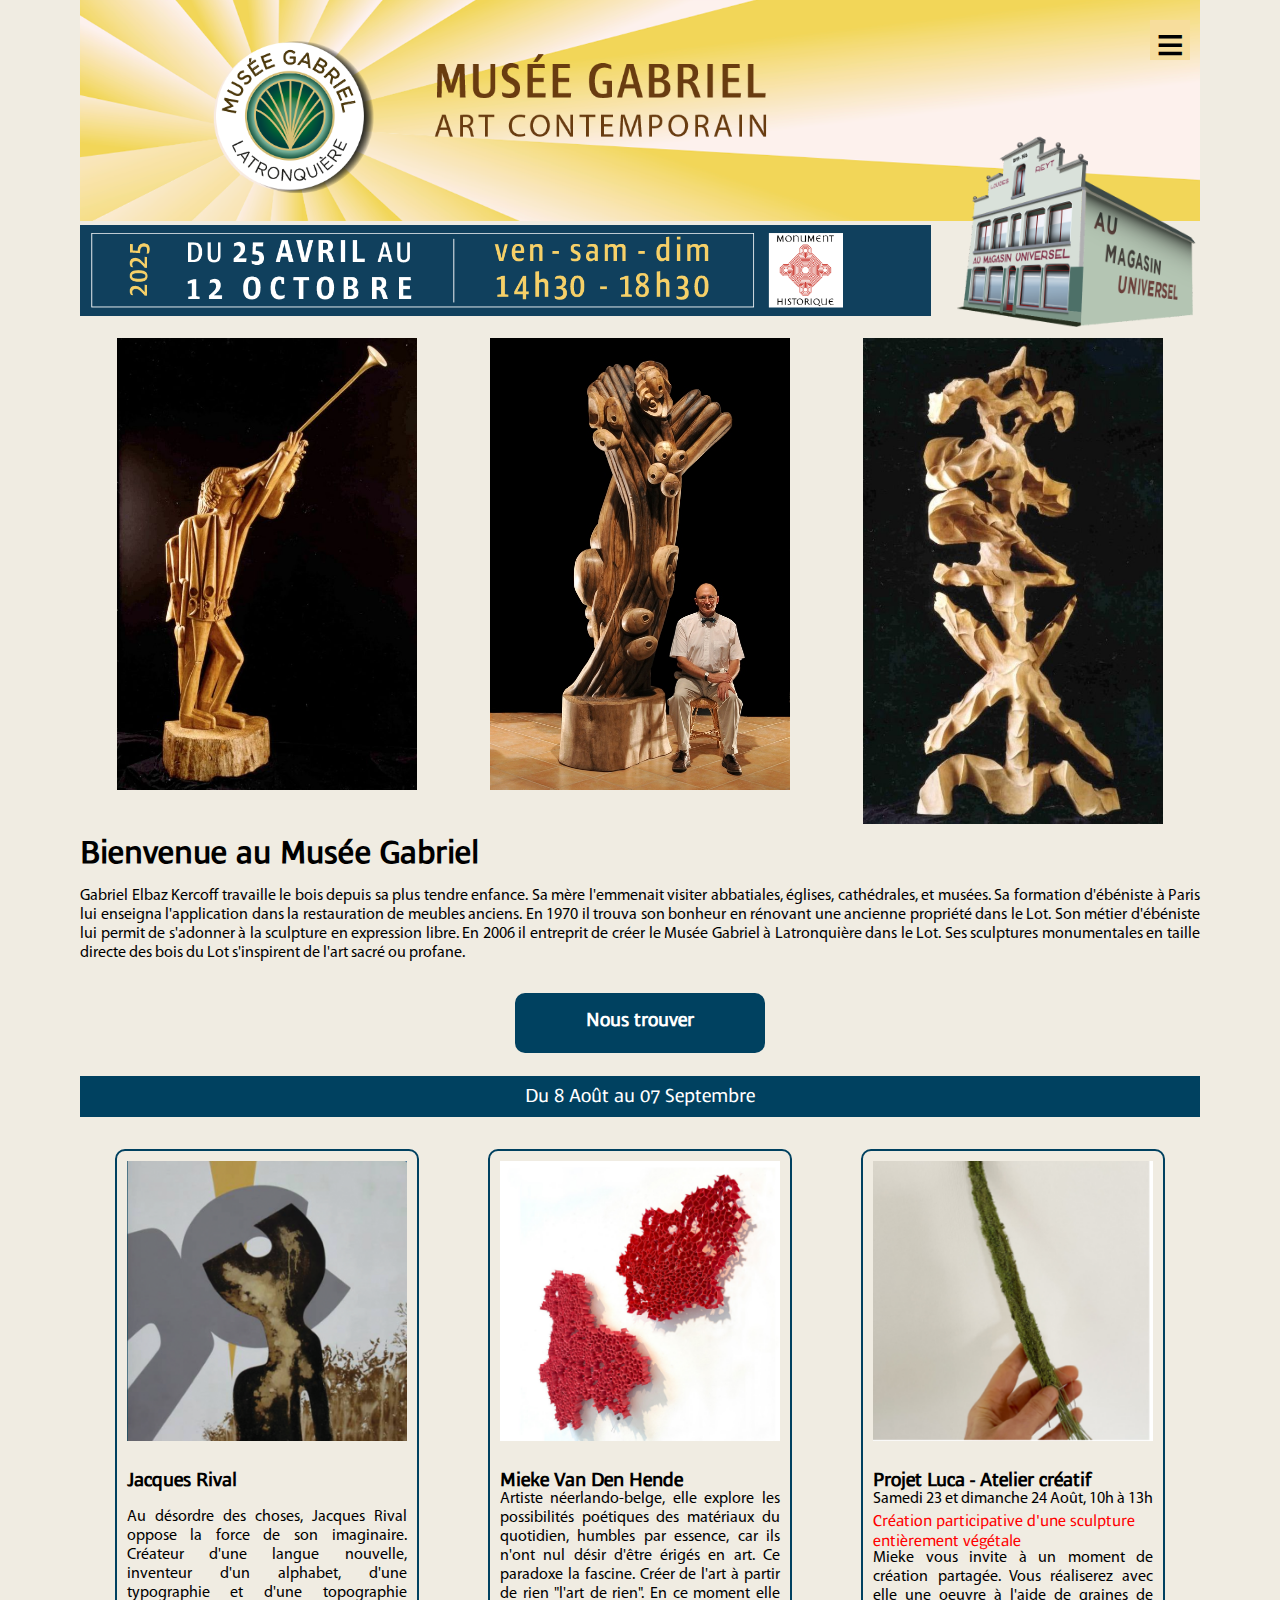
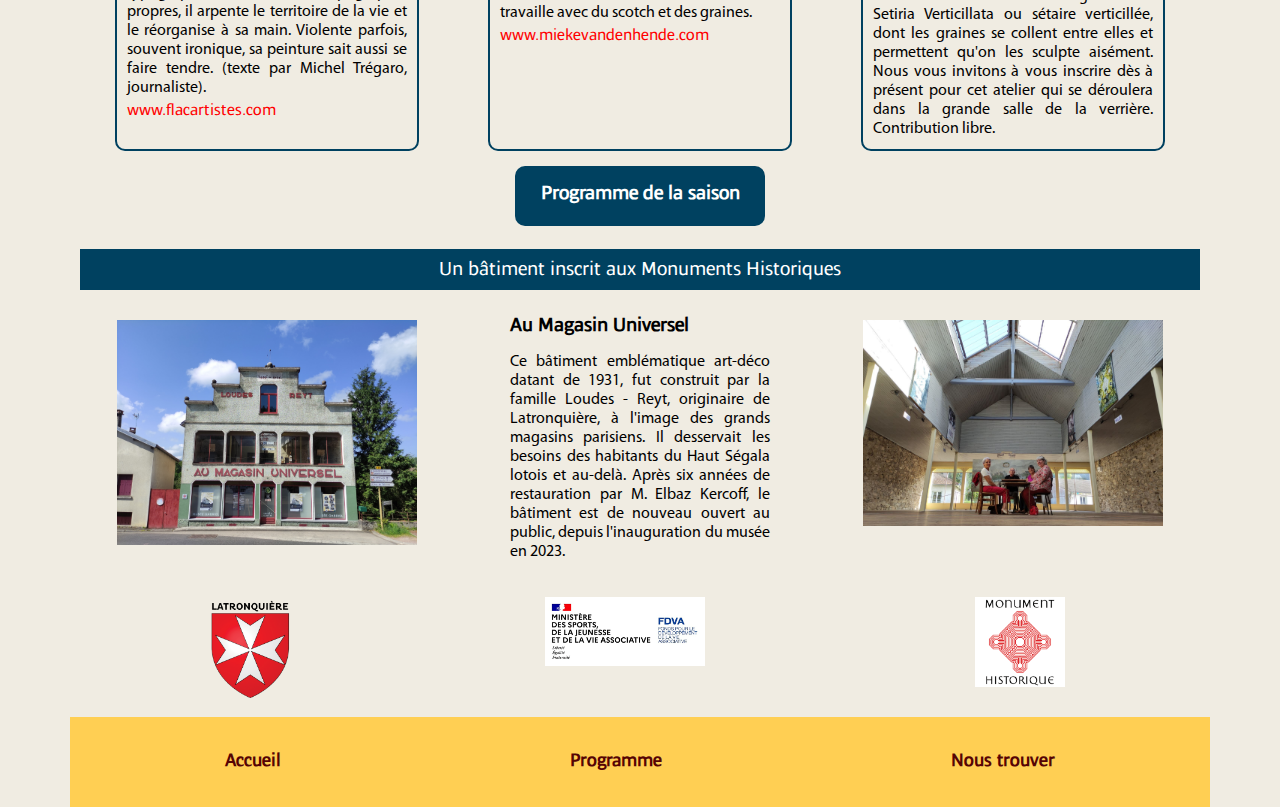
<file: index.html>
<!DOCTYPE html>
<html lang="fr">
<head>
    <meta charset="UTF-8">
    <meta name="viewport" content="width=device-width, initial-scale=1.0">
    <title>Accueil</title>
    <link href="style.css" rel="stylesheet">
</head>
<body>

    
  <header>
    <!--button toggle popover menu -->
 
        <button id="burger-icone"  popovertarget="pop-up-menu"  popovertargetaction="show" >≡</button>
     
    <!-- logos et photos du header-->

        <img class="logo-soleil-musee-court" src="ImagesduSite/musee-gabriel-header-2.png" alt="logo header court du musée avec fond soleil">
        <img class="logo-soleil-musee-long" src="ImagesduSite/Bandeau-1669x322.png" alt="logo header long du musée avec fond soleil">


        <div class="bandeau-bleu-et-dessin-musee">
                <div class="bandeaux-horaires">
                    <img class="bandeau-horaires-musee-court" src="ImagesduSite/BandeauHorairesSitePreps.png" alt="bandeau bleu horaires et dates court">
                    <img class="bandeau-horaires-musee-long" src="ImagesduSite/Bandeau-Bleu-3.png"  alt="bandeau bleu horaires et dates grand écrans">
                 </div>
        </div>
                <div class="dessin-musee">
                    <img src="ImagesduSite/Musee-dessin-fond-transparent-3.png" alt="dessin du musée">
                </div>
         
    <!-------menu caché (ou pas)------->

    <nav>
            <div id="pop-up-menu" popover>
            <ul>
                <li><a href="index.html">Accueil</a></li>
                <li>&nbsp</li>
                <li><a href="Programmedesaison.html">Programme de la saison</a></li>
                <li>&nbsp</li>
                <li><a href="PourNousTrouver.html">Pour nous trouver</a></li>
            </ul>  
            </div>     
    </nav>

   
    </header>
    

    <main>

        <section>
            <!-- cette section contient le premier tiers de la page d'accueil, les sculptures de GEK-->

            
                
            <div>&nbsp;</div>
            
            <!-- conteneur flex des photos des sculptures -->

            <div class="container-photos-sculptures">

                <div class="photo-GEK">
                    <img src="ImagesduSite/Linvitationalamusique900.jpg" alt="Invitation à la musique" class="img-sculpture-1">
                </div>

                <div class="photo-GEK">
                    <img src="ImagesduSite/LesAmes900.jpg" alt="Détails" class="img-sculpture">
                </div>

                <div class="photo-GEK">
                    <img src="ImagesduSite/LHommeHippocampe900.jpg" alt="Les Ames - noyer" class="img-sculpture-4">
                </div>
            
                <!--article de bienvenue et texte sculpteur-->

                <article class="texte-GEK">
                  
                    <h1>Bienvenue au Musée Gabriel</h1>
                    <div>&nbsp;</div>
                    <p> Gabriel Elbaz Kercoff travaille le bois depuis sa plus tendre enfance.
                         Sa mère l'emmenait visiter abbatiales, églises, cathédrales, et musées.
                          Sa formation d'ébéniste à Paris lui enseigna l'application dans la restauration de meubles anciens.
                           En 1970 il trouva son bonheur en rénovant une ancienne propriété dans le Lot. 
                           Son métier d'ébéniste lui permit de s'adonner à la sculpture en expression libre. 
                           En 2006 il entreprit de créer le Musée Gabriel à Latronquière dans le Lot. 
                           Ses sculptures monumentales en taille directe des bois du Lot s'inspirent de l'art sacré ou profane.
                           
                    </p>
                    
                </article>

            </div>
                <!--bouton vers nous trouver -->
            <div class="bouton-horaires-ouverture">
                <a href="PourNousTrouver.html">Nous trouver</a>
            </div>
            <div>&nbsp;</div>
            
        </section>
 
        <section>
            <!-- cette section contient l'exposition temporaire suivante TROIS ARTISTES -->

            <div class="bandeau-intercalaire">Du 8 Août au 07 Septembre</div>

            <!--les vignettes et textes des artistes -->

            <!-- d'abord le conteneur flex -->
            <div class="container-vignettes-artistes">

                 <!-- ensuite les vignettes des artistes et leur nom -->

                <div class="artiste-image-et-texte-vertical">
                    <img src="ImagesduSite/Tableau-JRival.png" alt="tableau de J. Rival">
                    <article>
                    <h3>Jacques Rival</h3>
                    <div>&nbsp;</div>
                    <p>Au désordre des choses, Jacques Rival oppose la force de son imaginaire. Créateur d'une langue nouvelle,
                        inventeur d'un alphabet, d'une typographie et d'une topographie propres, il arpente le territoire de la vie
                        et le réorganise à sa main. Violente parfois, souvent ironique, sa peinture sait aussi se faire tendre.
                        (texte par Michel Trégaro, journaliste).  
                    </p>
                    <h4>www.flacartistes.com</h4>
                    </article>
                </div>

                <div class="artiste-image-et-texte-vertical">
                    <img src="ImagesduSite/Tableau-MiekeVDHende.png" alt="Oeuvre de Mieke Van Den Hende">
                    <article>
                    <h3>Mieke Van Den Hende</h3>
                    <p>Artiste néerlando-belge, elle explore les possibilités poétiques des matériaux du quotidien, humbles 
                        par essence, car ils n'ont nul désir d'être érigés en art. Ce paradoxe la fascine. Créer de 
                    l'art à partir de rien "l'art de rien". En ce moment elle travaille avec du scotch et des graines.</p>
                    <h4>www.miekevandenhende.com </h4>
                    </article>
                </div>

                <div class="artiste-image-et-texte-vertical no-display-vertical-3artistes">
                    <img src="ImagesduSite/Tableau-ProjetLuca.png" alt="Oeuvre de Mieke Van Den Hende">
                    <article>
                    <h3>Projet Luca - Atelier créatif</h3>
                    <p>Samedi 23 et dimanche 24 Août, 10h à 13h</p>
                    <h4>Création participative d'une sculpture entièrement végétale</h4>
                    <p>Mieke vous invite à un moment de création partagée. Vous réaliserez avec elle une oeuvre
                        à l'aide de graines de Setiria Verticillata ou sétaire verticillée, dont les graines se 
                        collent entre elles et permettent qu'on les sculpte aisément.
                        Nous vous invitons à vous inscrire dès à présent pour cet atelier qui se déroulera dans la grande 
                        salle de la verrière. Contribution libre.
                    </p>
                    </article>
                </div>
            </div>

            <div class="artiste-image-et-texte-horizontal no-display-horizontal-3artistes">
                    <img src="ImagesduSite/Tableau-ProjetLuca.png" alt="Photo par Mieke Van Den Hende">
                    <article>
                    <h3>Projet Luca - Atelier créatif </h3>
                    <h4>Création participative d'une sculpture entièrement végétale</h4>
                    <p>Samedi 23 et dimanche 24 Août, 10h à 13h</p>
                    <p>Mieke vous invite à un moment de création partagée. Vous réaliserez avec elle une oeuvre
                        à l'aide de graines de Setiria Verticillata ou sétaire verticillée, dont les graines se 
                        collent entre elles et permettent qu'on les sculpte aisément.
                        Nous vous invitons à vous inscrire dès à présent pour cet atelier qui se déroulera dans la grande 
                        salle de la verrière. Contribution libre.
                    </p>
                    </article>
            </div>

            


                <!-- incorporer le bouton vers le programme de la saison -->
                
                    <div class="bouton-vers-programme-saison">
                    <a href="Programmedesaison.html">Programme de la saison</a>
                    </div>
        

            
            <div>&nbsp;</div>

        </section>

        <section>
            <!-- cette section contient le troisième tiers de la page d'accueil: description du bâtiment-->

            
            <div class="bandeau-intercalaire">Un bâtiment inscrit aux Monuments Historiques</div>


            <!-- d'abord le conteneur flex -->
            <div class="batiment">
            
                <div class="photo-batiment">
                    <img src="ImagesduSite/LeMagasinUniverselFacade.jpg" alt="La façade art déco du musée: Au Magasin Universel">
                </div>
                
                 <article class="article-batiment">
                        <h3>Au Magasin Universel</h3>
                       <div>&nbsp;</div>
                    
                        <p>Ce bâtiment emblématique art-déco datant de 1931, 
                            fut construit par la famille Loudes - Reyt, originaire de Latronquière,
                             à l'image des grands magasins parisiens. 
                             Il desservait les besoins des habitants du Haut Ségala lotois et au-delà. 
                             
                             Après six années de restauration par M. Elbaz Kercoff, 
                             le bâtiment est de nouveau ouvert au public, 
                             depuis l'inauguration du musée en 2023. 
                        </p> 
                </article>
                

                <div class="photo-batiment">
                    <img src="ImagesduSite/VueDuHaut.jpg" alt="Vue du 1er étage">
                </div>

  
            
            </div>

        </section>
        
        <section>
            <!--------- bande des logos------------>

            <div class="bande-logos">
                <div class="logo-latronquiere">
                    <img src="ImagesduSite/Logo_Latronquière_avecnom.png" alt="logo Latronquière">
                </div>
                <div class="logos-empiles">
            <!-- Crédit agricole à zapper pour le moment 
                <div class="logo">
                    <img src="ImagesduSite/Logo_Credit_Agricole.png" alt="logo Crédit Agricole">
                </div>
                <div>&nbsp;</div> -->
                <div class="logo logo-fdva">
                    <img src="ImagesduSite/logo-fdva-40580.png" alt="logo FDV2A">
                </div>
                </div>
                <div class="logo">
                    <img src="ImagesduSite/Logo_monument_historique_-_rouge.png" alt="logo Monument Historique">
                </div>
            </div>
        </section>


    </main>
    
    <footer>
        <div class="monFooter">
        <nav>
            
            <div class="menu-footer">

              

                <a href="index.html">Accueil</a>
                <a href="Programmedesaison.html">Programme</a>
                <a href="PourNousTrouver.html">Nous trouver</a>
            </div>
                
        </nav>
        </div>
    </footer>


</body>
</html>
</file>
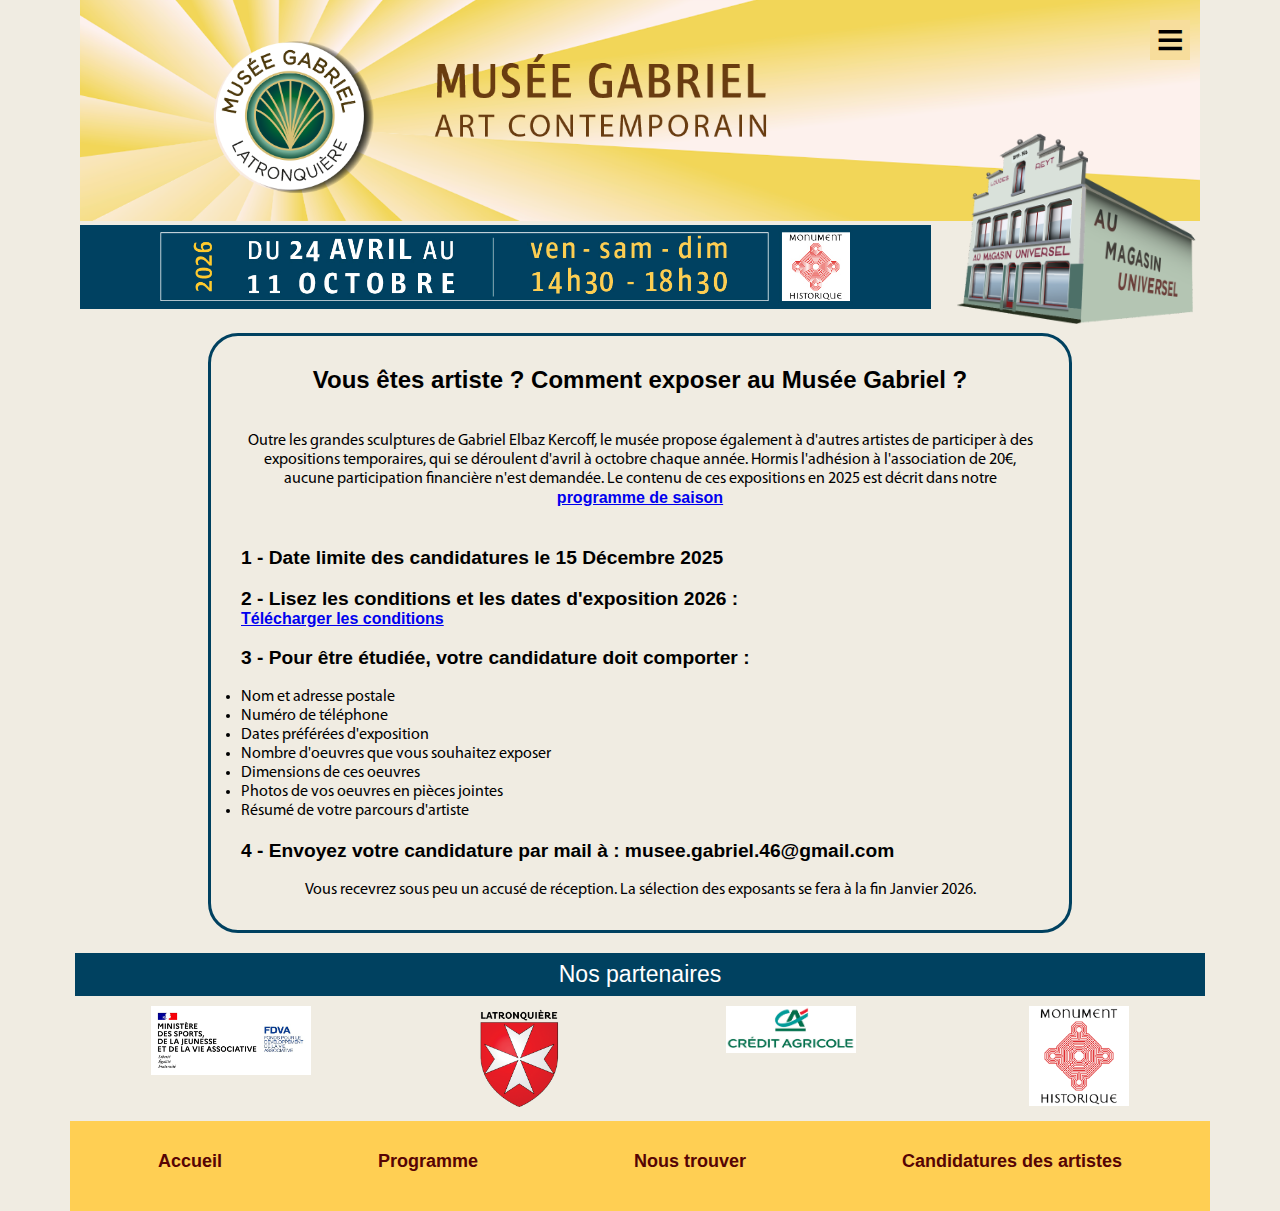
<file: Candidater.html>
<!DOCTYPE html>
<html lang="fr">

<head>
    <meta charset="UTF-8">
    <meta name="viewport" content="width=device-width, initial-scale=1.0">
    <title>Candidatures des artistes</title>
    <link href="Candidater.css" rel="stylesheet">
</head>
<body>
    
    <header>
    <!--button toggle popover menu -->
 
        <button id="burger-icone"  popovertarget="pop-up-menu"  popovertargetaction="show" >≡</button>

    <!-- logos et photos du header-->

        <img class="logo-soleil-musee-court" src="musee-gabriel-header-2.png" alt="logo header court du musée avec fond soleil">
        <img class="logo-soleil-musee-long" src="Bandeau-1669x322.png" alt="logo header long du musée avec fond soleil">


        <div class="bandeau-bleu-et-dessin-musee">
                <div class="bandeaux-horaires">
                    <img class="bandeau-horaires-musee-court" src="BandeauHorairesSitePreps.jpg" alt="bandeau bleu horaires et dates court">
                    <img class="bandeau-horaires-musee-long" src="Bandeau-Bleu-3.jpg"  alt="bandeau bleu horaires et dates grand écrans">
                 </div>
        </div>
                <div class="dessin-musee">
                    <img src="Musee-dessin-fond-transparent-3.png" alt="dessin du musée">
                </div>

        <!-------menu caché (ou pas)------->

        <nav>
            <div id ="pop-up-menu" popover>
            <ul class="menu">
                <li><a href="index.html">Accueil</a></li>
                <li>&nbsp</li>
                <li><a href="Programmedesaison.html">Programme de la saison</a></li>
                <li>&nbsp</li>
                <li><a href="PourNousTrouver.html">Pour nous trouver</a></li>
                <li>&nbsp</li>
                <li><a href="Candidater.html">Candidatures des artistes</a></li>
            </ul>  
            </div>     
        </nav>
    
    </header>  

<main>
    <section>
        <div class="flex-container">
        <div class="info-candidature">
            <h6>Vous êtes artiste ?  Comment exposer au Musée Gabriel ?</h6>
    <p>&nbsp;</p>
    
    <p>&nbsp;</p>
            <p>Outre les grandes sculptures de Gabriel Elbaz Kercoff,
            le musée propose également à d'autres artistes de participer à des expositions 
            temporaires, qui se déroulent d'avril à octobre chaque année. Hormis l'adhésion à l'association de 20€, 
            aucune participation financière n'est demandée. Le contenu de 
            ces expositions en 2025 est décrit dans notre<br>
            <a href="Programmedesaison.html">programme de saison</a></p>
    <p>&nbsp;</p>
    <p>&nbsp;</p>
  
                <h8>1 - Date limite des candidatures le 15 Décembre 2025</h8>
       <p>&nbsp;</p>       

        <div class="conditions">

            <div class="conditions-texte">
                <h8>2 - Lisez les conditions et les dates d'exposition 2026 : </h8>
                
            </div>

            <div class="bouton-telecharger">
                <a href="DossierCandidatures2026.pdf" download>Télécharger les conditions</a>
            </div> 

        </div>    
        
    <p>&nbsp;</p>
            <h8>3 - Pour être étudiée, votre candidature doit comporter :</h8>
    <p>&nbsp;</p>
            <ul class="liste-envoi">
                <li>Nom et adresse postale</li>
                <li>Numéro de téléphone</li>
                <li>Dates préférées d'exposition</li>
                <li>Nombre d'oeuvres que vous souhaitez exposer</li>
                <li>Dimensions de ces oeuvres</li>
                <li>Photos de vos oeuvres en pièces jointes</li>
                <li>Résumé de votre parcours d'artiste</li>
            </ul>
    <p>&nbsp;</p>
            <h8>4 - Envoyez votre candidature par mail à : musee.gabriel.46@gmail.com</h8>
    <p>&nbsp;</p>
            <p>Vous recevrez sous peu un accusé de réception. La sélection des exposants se fera à la fin Janvier 2026.</p>

        </div>
        </div>
         
    </section>
<!----------- Cette partie, le téléversement des docs des artistes est à coder une autre fois
<div>&nbsp;</div>
<div>&nbsp;</div>

<section>

    <h2>Envoyer une candidature</h2>

        <input type="file" id="input" multiple /> 

    <form method="post" enctype="multipart/form-data">

         <div>
            <label for="file">Sélectionner le fichier à envoyer</label>
            <input type="file" accept="image/*,.pdf" id="file" name="file" multiple />
        </div>

        <div>
            <button>Envoyer</button>
        </div>

    </form>

</section>
------------------------------------------------------------------------------------>
    <section>

        <div class="bandeau-intercalaire"><span>Nos partenaires</span></div>
            

            <!--------- bande des logos------------>

            <div class="bande-logos">

                <div class="logo logo-fdva">
                    <img src="logo-fdva-40580.png" alt="logo FDV2A">
                </div>

                
                <div class="logo-latronquiere">
                    <img src="Logo_Latronquière_avecnom.png" alt="logo Latronquière">
                </div>
              

                <div class="logo logo-ca">
                    <img src="Logo_Credit_Agricole.png" alt="logo Crédit Agricole">
                </div>
               
                
                <div class="logo logo-mh">
                    <img src="Logo_monument_historique_-_rouge.png" alt="logo Monument Historique">
                </div>

            </div>

    </section>
        

</main>
<footer>
        <div class="monFooter">
        <nav>
            
            <div class="menu-footer">

              

                <a href="index.html">Accueil</a>
                <a href="Programmedesaison.html">Programme</a>
                <a href="PourNousTrouver.html">Nous trouver</a>
                <a href="Candidater.html">Candidatures des artistes</a>
            </div>
                
        </nav>
        </div>
</footer>

<!--<script type="module" src="/Candidater.js"></script> 
<script type="module">
    import {upload} from '@transfernow/api-sdk';

upload({
    apiKey: 'b6bfa109-c100-439d-b6c0-cbbbf3724d31',
    toEmails: ['marieheleneknight46.com', 'marieheleneknight46@gmail.com'],
    filePaths: ['../tmp/file_to_upload.txt', '../tmp/file2.txt'],
    message: 'A brillant transfer content, thank you',
    subject: 'Text and Music',
}).then(r => console.log(`transfer ${r.transferId} was sent successfully`))
    .catch(e => console.error(e));
</script> -->
        
</body>
</html>
</file>
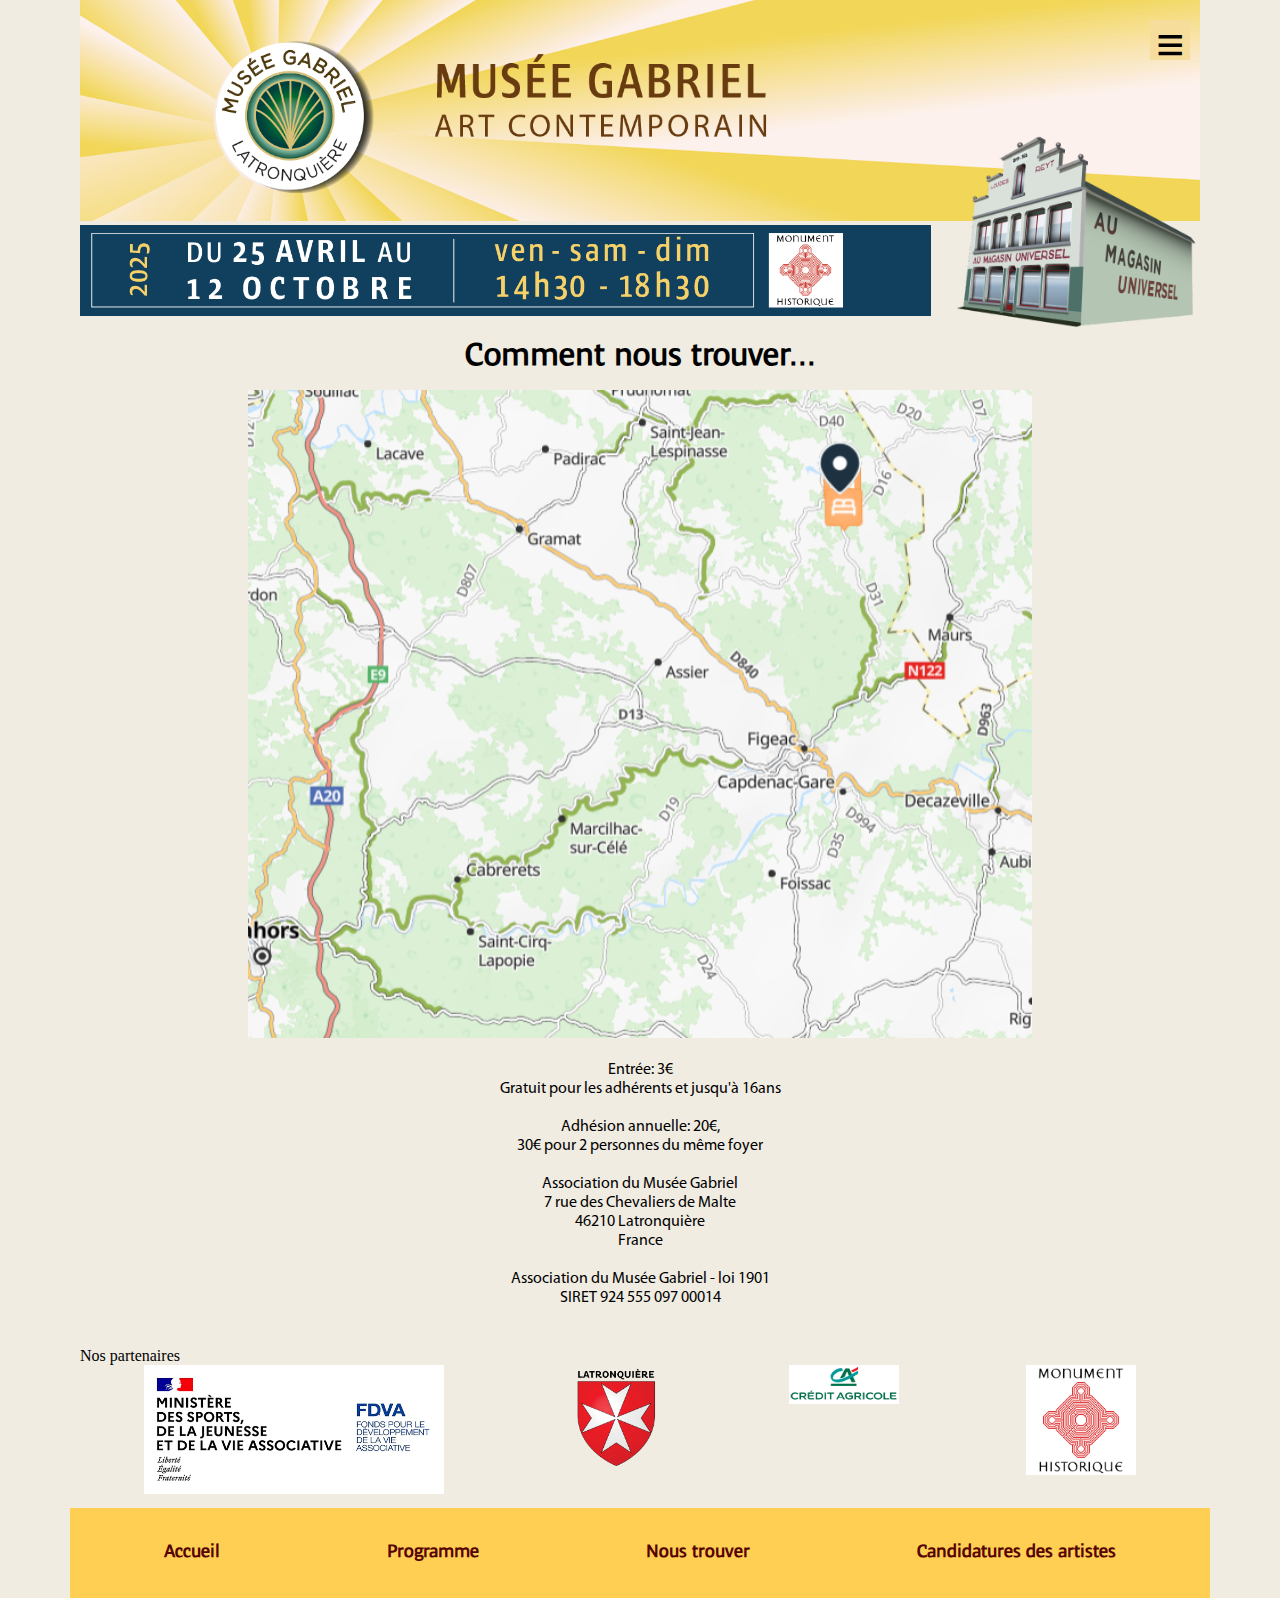
<file: PourNousTrouver.html>
<!DOCTYPE html>
<html lang="fr">

<head>
    <meta charset="UTF-8">
    <meta name="viewport" content="width=device-width, initial-scale=1.0">
    <title>Nous trouver ou nous contacter</title>
    <link href="PourNousTrouver.css" rel="stylesheet">
</head>
<body>
    
    <header>
    <!--button toggle popover menu -->
 
        <button id="burger-icone"  popovertarget="pop-up-menu"  popovertargetaction="show" >≡</button>

    <!-- logos et photos du header-->

        <img class="logo-soleil-musee-court" src="ImagesduSite/musee-gabriel-header-2.png" alt="logo header court du musée avec fond soleil">
        <img class="logo-soleil-musee-long" src="ImagesduSite/Bandeau-1669x322.png" alt="logo header long du musée avec fond soleil">


        <div class="bandeau-bleu-et-dessin-musee">
                <div class="bandeaux-horaires">
                    <img class="bandeau-horaires-musee-court" src="ImagesduSite/BandeauHorairesSitePreps.png" alt="bandeau bleu horaires et dates court">
                    <img class="bandeau-horaires-musee-long" src="ImagesduSite/Bandeau-Bleu-3.png"  alt="bandeau bleu horaires et dates grand écrans">
                 </div>
        </div>
                <div class="dessin-musee">
                    <img src="ImagesduSite/Musee-dessin-fond-transparent-3.png" alt="dessin du musée">
                </div>

    <!-------menu caché (ou pas)------->

        <nav>
            <div id ="pop-up-menu" popover>
            <ul>
                <li><a href="index.html">Accueil</a></li>
                <li>&nbsp</li>
                <li><a href="Programmedesaison.html">Programme de la saison</a></li>
                <li>&nbsp</li>
                <li><a href="PourNousTrouver.html">Pour nous trouver</a></li>
                <li>&nbsp</li>
                <li><a href="Candidater.html">Candidatures des artistes</a></li>
            </ul>  
            </div>     
        </nav>
    
    </header>  

<main>
    <section>
   
    <h1 class="texte-trouver"> Comment nous trouver...</h1>
    <p>&nbsp;</p>

        <div class="photo-carte">
            <img src="ImagesduSite/cartegoogle.png" alt="Carte Google">
        </div>
        <p>&nbsp;</p>
        <div class="prixdentree">
            <p>Entrée: 3€<br>
            Gratuit pour les adhérents et jusqu'à 16ans</p>
            <p>&nbsp;</p>
            <p>Adhésion annuelle: 20€, <br> 30€ pour 2 personnes du même foyer</p>
            <p>&nbsp;</p>
                
        </div>
        <!--
        <div class="modalites">  
            <img src="ImagesduSite/modalite-musee.png" alt="modalités du musée">
        </div>
    -->
        <div class="coordonnees">
                <p> Association du Musée Gabriel<br>
                7 rue des Chevaliers de Malte<br>
                46210 Latronquière<br>
                France</p>
                <p>&nbsp;</p>
                <p>Association du Musée Gabriel - loi 1901<br>SIRET 924 555 097 00014</p>
                <p>&nbsp;</p>
            </div>

        </section>

        

        <section>
            <div class="bandeau-intercalaire"><span>Nos partenaires</span></div>
            

            <!--------- bande des logos------------>

            <div class="bande-logos">

                <div class="logo logo-fdva">
                    <img src="ImagesduSite/logo-fdva-40580.png" alt="logo FDV2A">
                </div>

                
                <div class="logo-latronquiere">
                    <img src="ImagesduSite/Logo_Latronquière_avecnom.png" alt="logo Latronquière">
                </div>
              

                <div class="logo logo-ca">
                    <img src="ImagesduSite/Logo_Credit_Agricole.png" alt="logo Crédit Agricole">
                </div>
               
                
                <div class="logo logo-mh">
                    <img src="ImagesduSite/Logo_monument_historique_-_rouge.png" alt="logo Monument Historique">
                </div>

            </div>


        </section>
        

</main>
<footer>
        <div class="monFooter">
        <nav>
            
            <div class="menu-footer">
                <a href="index.html">Accueil</a>
                <a href="Programmedesaison.html">Programme</a>
                <a href="PourNousTrouver.html">Nous trouver</a>
                <a href="Candidater.html">Candidatures des artistes</a>
            </div>
                
        </nav>
        </div>
</footer>
        
    </body>
</file>
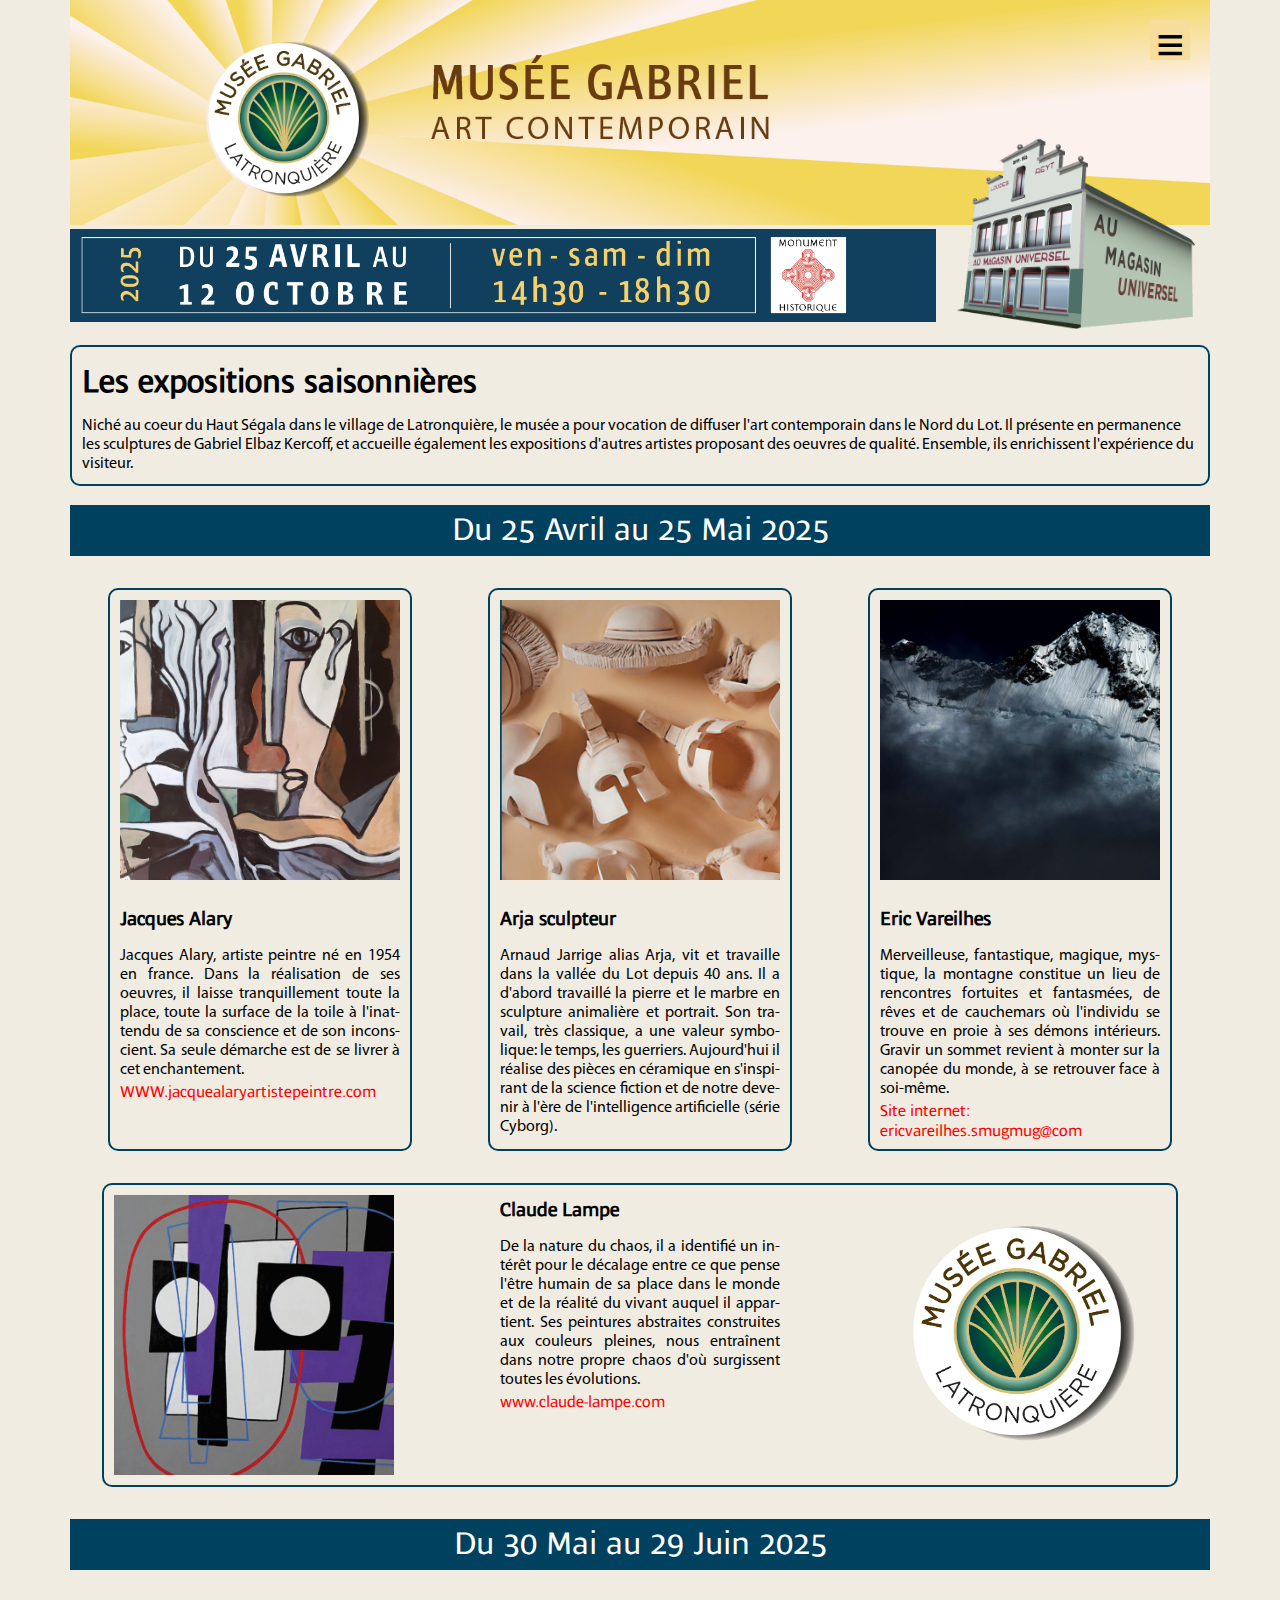
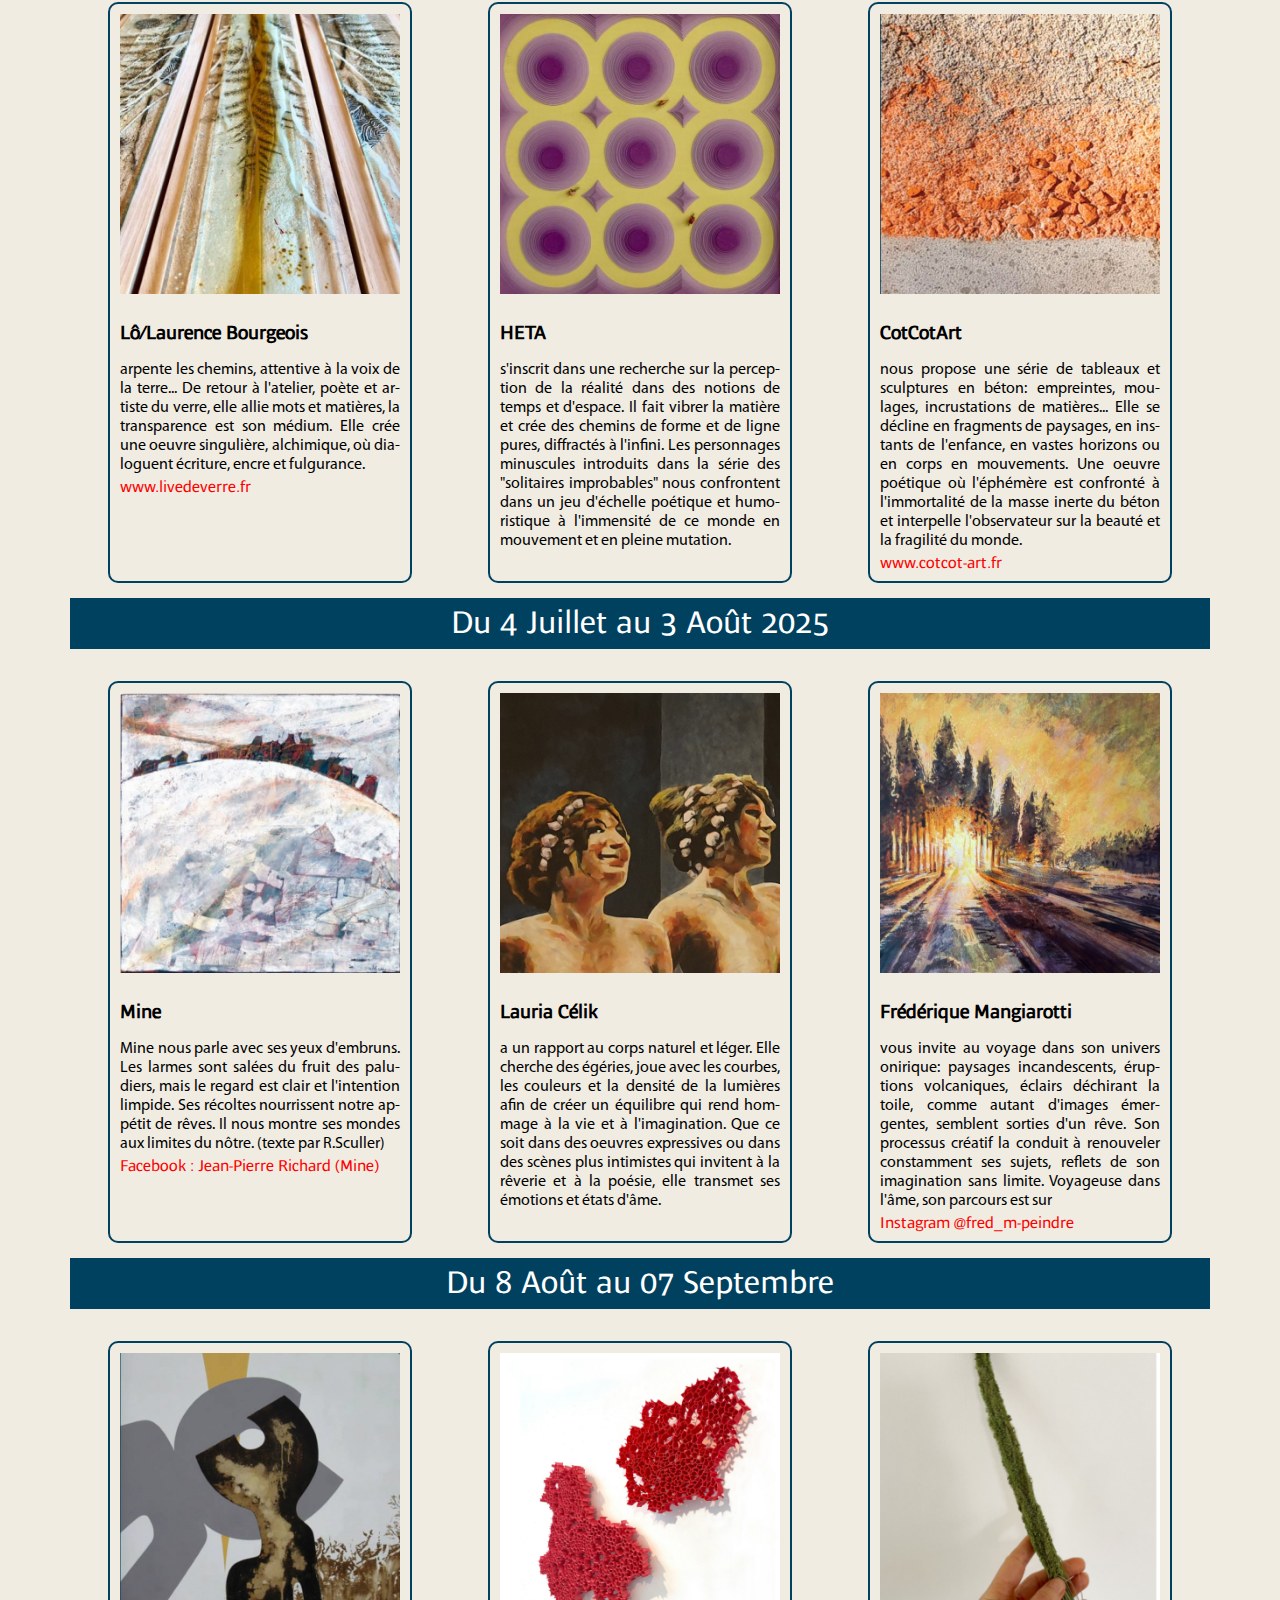
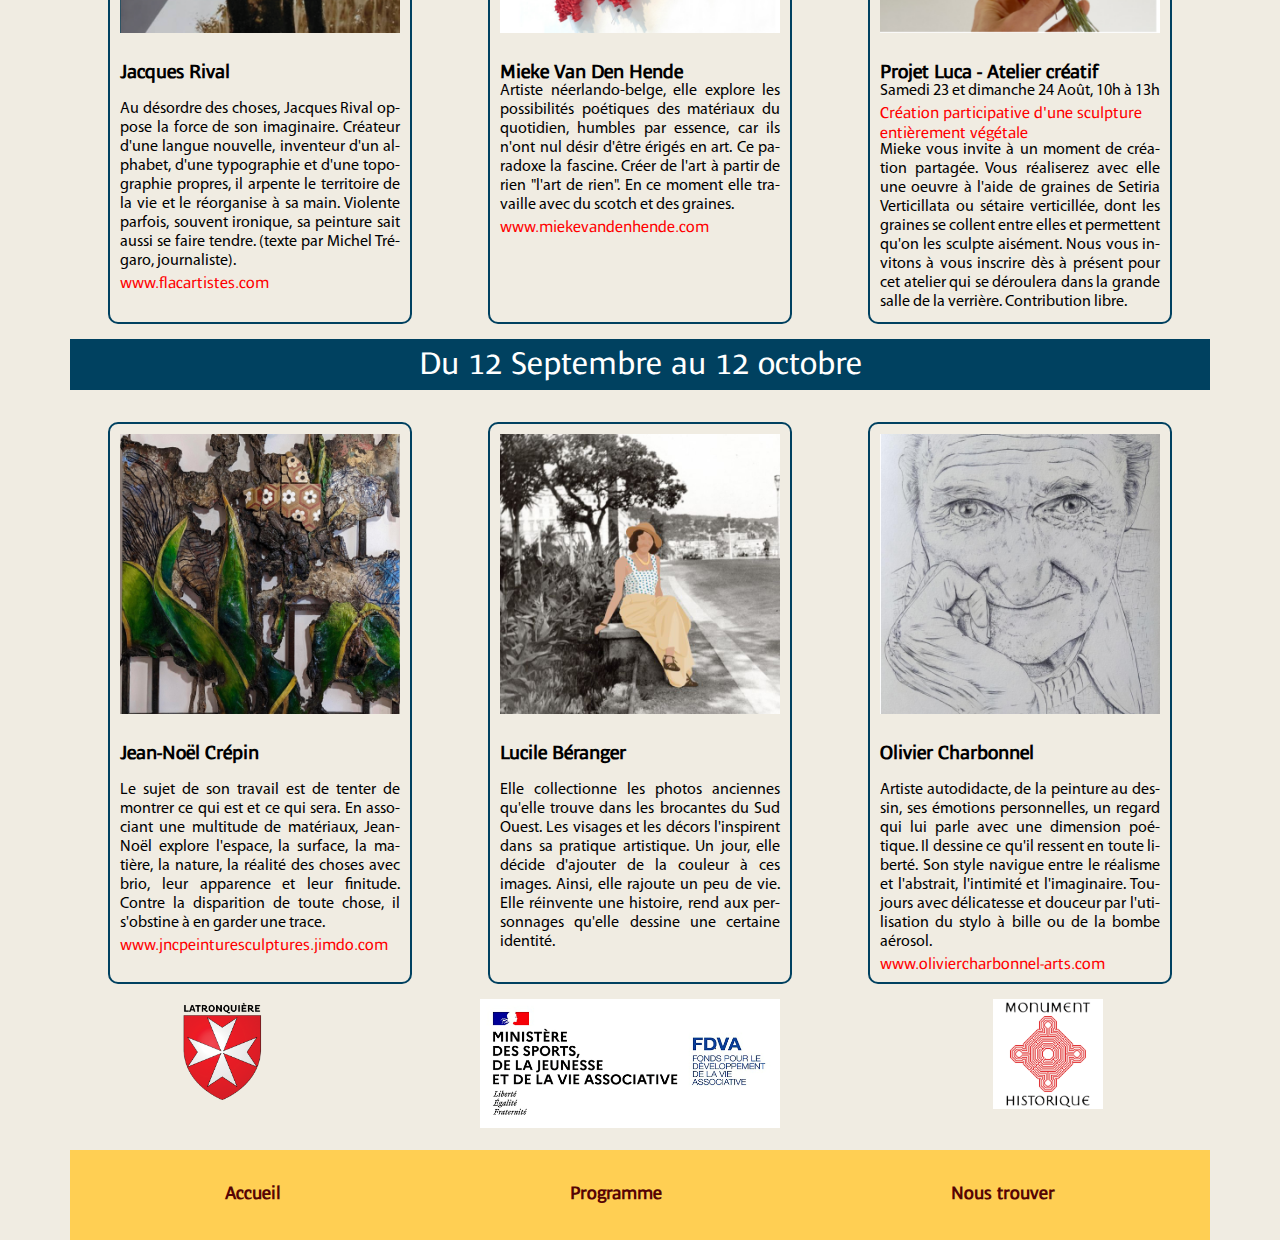
<file: Programmedesaison.html>
<!DOCTYPE html>
<html lang="fr">
<head>
    <meta charset="UTF-8">
    <meta name="viewport" content="width=device-width, initial-scale=1.0">
    <title>Programme 2025</title>
     <!-- cette page contient toutes les expositions temporaires -->
      <link href="Programmedesaison.css" rel="stylesheet">
</head>
<body>
    
      <header>
     
    <!--button toggle popover menu -->
 
        <button id="burger-icone"  popovertarget="pop-up-menu"  popovertargetaction="show" >≡</button>

    <!-- logos et photos du header-->
        
        <img class="logo-soleil-musee-court" src="ImagesduSite/musee-gabriel-header-2.png" alt="logo header court du musée avec fond soleil">
        <img class="logo-soleil-musee-long" src="ImagesduSite/Bandeau-1669x322.png" alt="logo header long du musée avec fond soleil">


        <div class="bandeau-bleu-et-dessin-musee">
                <div class="bandeaux-horaires">
                    <img class="bandeau-horaires-musee-court" src="ImagesduSite/BandeauHorairesSitePreps.png" alt="bandeau bleu horaires et dates court">
                    <img class="bandeau-horaires-musee-long" src="ImagesduSite/Bandeau-Bleu-3.png"  alt="bandeau bleu horaires et dates grand écrans">
                 </div>
        </div>
                <div class="dessin-musee">
                    <img src="ImagesduSite/Musee-dessin-fond-transparent-3.png" alt="dessin du musée">
                </div>

    <!-------menu caché (ou pas)------->

    <nav>
            <div id ="pop-up-menu" popover>
            <ul>
                <li><a href="index.html">Accueil</a></li>
                <li>&nbsp</li>
                <li><a href="Programmedesaison.html">Programme de la saison</a></li>
                <li>&nbsp</li>
                <li><a href="PourNousTrouver.html">Pour nous trouver</a></li>
            </ul>  
            </div>     
    </nav>

    
    
    </header>  
    
    <!--VOIR A LA FIN DU FICHIER POUR RETROUVER LES SECTIONS A RECOPIER ET REMPLIR
        LORS DU CHANGEMENT D'EXPOSITIONS EN DEBUT DE SAISON -->

    <main>
    

        <section>
            <p>&nbsp;</p>
            <article>
                <div class="article-header-cadre">
                    <h1>Les expositions saisonnières</h1>
                    <p>&nbsp;</p>
            
                    <p>Niché au coeur du Haut Ségala dans le village de Latronquière, le musée a pour vocation de diffuser
                l'art contemporain dans le Nord du Lot. Il présente en permanence les sculptures de
                Gabriel Elbaz Kercoff, et accueille également les expositions d'autres artistes
                proposant des oeuvres de qualité. Ensemble, ils enrichissent l'expérience du visiteur.
                    </p>
                </div>
                <p>&nbsp;</p>
            </article>
            <!-- cette section contient la première exposition temporaire QUATRE ARTISTES) -->

            <!-- d'abord le bandeau des dates -->

             <div class="bandeau-intercalaire">Du 25 Avril au 25 Mai 2025</div>

            <!--puis les vignettes et textes des artistes -->

            <!-- d'abord le conteneur flex -->
            <div class="container-vignettes-artistes">

                 <!-- ensuite les vignettes des artistes et leur nom -->

                <div class="artiste-image-et-texte-vertical">
                    <img src="ImagesduSite/Tableau-JAlary.jpg" alt="tableau de Jacques Alary">
                    <article>
                    <h3>Jacques Alary</h3>
                    <div>&nbsp;</div>
                    <p>Jacques Alary, artiste peintre né en 1954 en france. Dans la réalisation de ses oeuvres, il laisse 
                        tranquillement toute la place, toute la surface de la toile à l'inattendu de sa conscience et 
                        de son inconscient.  Sa seule démarche est de se livrer à cet enchantement.
                    </p>
                    <h4>WWW.jacquealaryartistepeintre.com</h4>
                    </article>
                </div>
                <div class="artiste-image-et-texte-vertical">
                    <img src="ImagesduSite/Tableau-AJarridge.png" alt="tableau de Arnaud Jarrige">
                    <article>
                    <h3>Arja sculpteur</h3>
                    <div>&nbsp;</div>
                    <p>Arnaud Jarrige alias Arja, vit et travaille dans la vallée du Lot depuis 40 ans.  Il a d'abord travaillé la pierre
                        et le marbre en sculpture animalière et portrait. Son travail, très classique, a une valeur symbolique:
                        le temps, les guerriers. Aujourd'hui il réalise des pièces en céramique en s'inspirant de la science fiction
                        et de notre devenir à l'ère de l'intelligence artificielle (série Cyborg).
                    </p>
                    </article>
                </div>
                <div class="artiste-image-et-texte-vertical">
                    <img src="ImagesduSite/Tableau-Evareilhes.jpg" alt="Photographie de Eric Vareilhes">
                    <article>
                    <h3>Eric Vareilhes</h3>
                    <div>&nbsp;</div>
                    <p>Merveilleuse, fantastique, magique, mystique, la montagne constitue un lieu de rencontres fortuites
                        et fantasmées, de rêves et de cauchemars où l'individu se trouve en proie à ses démons intérieurs.
                        Gravir un sommet revient à monter sur la canopée du monde, à se retrouver face à soi-même.
                    </p>
                    <h4>Site internet: ericvareilhes.smugmug@com</h4>
                    </article>
                </div>

                <div class="artiste-image-et-texte-vertical no-display-vertical-4artistes">
                    <img src="ImagesduSite/Tableau-CLampe.png" alt="Tableau de Claude lampe">
                    <article>
                    <h3>Claude lampe</h3>
                    <div>&nbsp;</div>
                    <p>De la nature du chaos, il a identifié un intérêt pour le décalage entre ce que pense l'être
                    humain de sa place dans le monde et de la réalité du vivant auquel il appartient.
                    Ses peintures abstraites construites aux couleurs pleines, nous entraînent dans notre propre
                    chaos d'où surgissent toutes les évolutions.
                    </p>
                    <h4>www.claude-lampe.com</h4>
                    </article>
                </div>
            </div>
                

            <div class="artiste-image-et-texte-horizontal no-display-horizontal-4artistes">
                    <img src="ImagesduSite/Tableau-CLampe.png" alt="tableau de Claude Lampe">
                    <article>
                    <h3>Claude Lampe</h3>
                    <div>&nbsp;</div>
                    <p> De la nature du chaos, il a identifié un intérêt pour le décalage entre ce que pense l'être
                    humain de sa place dans le monde et de la réalité du vivant auquel il appartient.
                    Ses peintures abstraites construites aux couleurs pleines, nous entraînent dans notre propre
                    chaos d'où surgissent toutes les évolutions.</p>
                        <h4>www.claude-lampe.com</h4>
                    </article>
                    <img src="ImagesduSite/Logo_Musee.png" alt="logo du musée Gabriel">
            </div>

        </section>

        <section>
            <!-- cette section contient l'exposition temporaire suivante: TROIS ARTISTES -->

            <!-- d'abord le bandeau des dates -->

             <div class="bandeau-intercalaire">Du 30 Mai au 29 Juin 2025</div>

            <!--puis les vignettes et textes des artistes -->

            <!-- d'abord le conteneur flex -->
            <div class="container-vignettes-artistes">

                 <!-- ensuite les vignettes des artistes et leur nom -->

                <div class="artiste-image-et-texte-vertical">
                    <img src="ImagesduSite/Tableau-LBourgeois.JPG" alt="oeuvre de Laurence Bourgeois">
                    <article>
                    <h3>Lô/Laurence Bourgeois</h3>
                    <div>&nbsp;</div>
                    <p> arpente les chemins, attentive à la voix de la terre... De retour à l'atelier, 
                        poète et artiste du verre, elle allie mots et matières, la transparence
                        est son médium. Elle crée une oeuvre singulière, alchimique, où dialoguent
                        écriture, encre et fulgurance.
                    </p>
                        <h4>www.livedeverre.fr</h4>
                    </article>
                </div>
                <div class="artiste-image-et-texte-vertical">
                    <img src="ImagesduSite/Tableau-HDubois.JPG" alt="tableau de Henri Dubois alias HETA">
                    <article>
                    <h3>HETA</h3>
                    <div>&nbsp;</div>
                    <p>s'inscrit dans une recherche sur la perception de la réalité dans des notions de temps
                        et d'espace. Il fait vibrer la matière et crée des chemins de forme et de ligne pures,  
                        diffractés à l'infini. Les personnages minuscules introduits dans la série des
                        "solitaires improbables" nous confrontent dans un jeu d'échelle poétique et humoristique
                        à l'immensité de ce monde en mouvement et en pleine mutation.
                    </p>
                    </article>
                </div>
                <div class="artiste-image-et-texte-vertical no-display-vertical-3artistes">
                    <img src="ImagesduSite/Tableau-EMarin.png" alt="tableau de E. Marin alias Cotcot Art">
                    <article>
                    <h3>CotCotArt</h3>
                    <div>&nbsp;</div>
                    <p> nous propose une série de tableaux et sculptures en béton: empreintes, moulages, 
                        incrustations de matières... Elle se décline en fragments de paysages, en instants de l'enfance,
                        en vastes horizons ou en corps en mouvements. Une oeuvre poétique où l'éphémère
                        est confronté à l'immortalité de la masse inerte du béton et interpelle l'observateur
                        sur la beauté et la fragilité du monde.
                    </p>
                        <h4>www.cotcot-art.fr</h4>
                    </article>
                </div>
                
            </div>

            <div class="artiste-image-et-texte-horizontal no-display-horizontal-3artistes">
                    <img src="ImagesduSite/Tableau-EMarin.png" alt="tableau de E. Marin alias Cotcot Art">
                    <article>
                    <h3>CotCot Art</h3>
                    <div>&nbsp;</div>
                    <p> nous propose une série de tableaux et sculptures en béton: empreintes, moulages
                        incrustations de matières... Elle se décline en fragments de paysages, en instants de l'enfance,
                        en vastes horizons ou en corps en mouvements. Une oeuvre poétique où l'éphémère
                        est confronté à l'immortalité de la masse inerte du béton et interpelle l'observateur
                        sur la beauté et la fragilité du monde.</p>
                        <h4>www.cotcot-art.fr</h4>
                    </article>
            </div>


        </section>

        <section>
            <!-- cette section contient l'exposition temporaire suivante: TROIS ARTISTES -->

            <!-- d'abord le bandeau des dates -->

             <div class="bandeau-intercalaire">Du 4 Juillet au 3 Août 2025</div>

            <!--puis les vignettes et textes des artistes -->

            <!-- d'abord le conteneur flex -->
            <div class="container-vignettes-artistes">

                 <!-- ensuite les vignettes des artistes et leur nom -->

                <div class="artiste-image-et-texte-vertical">
                    <img src="ImagesduSite/Tableau-Mine.png" alt="tableau de Mine">
                    <article>
                    <h3>Mine</h3>
                    <div>&nbsp;</div>
                    <p> Mine nous parle avec ses yeux d'embruns.  Les larmes sont salées du fruit des paludiers, 
                        mais le regard est clair et l'intention limpide. Ses récoltes nourrissent notre appétit de rêves. 
                        Il nous montre ses mondes aux limites du nôtre. (texte par R.Sculler)</p>
                        <h4>Facebook : Jean-Pierre Richard (Mine)</h4>
                    </article>
                </div>
                <div class="artiste-image-et-texte-vertical">
                    <img src="ImagesduSite/Tableau-LauriaCelik.png" alt="tableau de Lauria Célik">
                    <article>
                    <h3>Lauria Célik</h3>
                    <div>&nbsp;</div>
                    <p>a un rapport au corps naturel et léger. Elle cherche des égéries, joue avec les courbes, les couleurs et 
                        la densité de la lumières afin de créer un équilibre qui rend hommage à la vie et à l'imagination. 
                        Que ce soit dans des oeuvres expressives ou dans des scènes plus intimistes qui invitent à la rêverie et
                         à la poésie, elle transmet ses émotions et états d'âme.</p>
                    </article>
                </div>
                <div class="artiste-image-et-texte-vertical no-display-vertical-3artistes">
                    <img src="ImagesduSite/Tableau-FMangiarotti.png" alt="tableau de F. Mangiarotti">
                    <article>
                    <h3>Frédérique Mangiarotti</h3>
                    <div>&nbsp;</div>
                    <p> vous invite au voyage dans son univers onirique: paysages incandescents, éruptions volcaniques, 
                        éclairs déchirant la toile, comme autant d'images émergentes, semblent sorties d'un rêve. 
                        Son processus créatif la conduit à renouveler constamment ses sujets, reflets de son imagination
                        sans limite. Voyageuse dans l'âme, son parcours est sur</p>
                        <h4>Instagram @fred_m-peindre</h4>
                    </article>
                </div>
                
            </div>

            <div class="artiste-image-et-texte-horizontal no-display-horizontal-3artistes">
                    <img src="ImagesduSite/Tableau-FMangiarotti.png" alt="tableau de F.Mangiarotti">
                    <article>
                    <h3>Frédérique Mangiarotti</h3>
                    <div>&nbsp;</div>
                    <p> vous invite au voyage dans son univers onirique: paysages incandescents, éruptions volcaniques, 
                        éclairs déchirant la toile, comme autant d'images émergentes, semblent sorties d'un rêve. 
                        Son processus créatif la conduit à renouveler constamment ses sujets, reflets de son imagination
                        sans limite. Voyageuse dans l'âme, son parcours est sur</p>
                        <h4>Instagram @fred_m-peindre</h4>
                    </article>
            </div>


        </section>


        <section>
            <!-- cette section contient l'exposition temporaire suivante TROIS ARTISTES -->

            <div class="bandeau-intercalaire">Du 8 Août au 07 Septembre</div>

            <!--les vignettes et textes des artistes -->

            <!-- d'abord le conteneur flex -->
            <div class="container-vignettes-artistes">

                 <!-- ensuite les vignettes des artistes et leur nom -->

                <div class="artiste-image-et-texte-vertical">
                    <img src="ImagesduSite/Tableau-JRival.png" alt="tableau de J. Rival">
                    <article>
                    <h3>Jacques Rival</h3>
                    <div>&nbsp;</div>
                    <p>Au désordre des choses, Jacques Rival oppose la force de son imaginaire. Créateur d'une langue nouvelle,
                        inventeur d'un alphabet, d'une typographie et d'une topographie propres, il arpente le territoire de la vie
                        et le réorganise à sa main. Violente parfois, souvent ironique, sa peinture sait aussi se faire tendre.
                        (texte par Michel Trégaro, journaliste).  
                    </p>
                    <h4>www.flacartistes.com</h4>
                    </article>
                </div>

                <div class="artiste-image-et-texte-vertical">
                    <img src="ImagesduSite/Tableau-MiekeVDHende.png" alt="Oeuvre de Mieke Van Den Hende">
                    <article>
                    <h3>Mieke Van Den Hende</h3>
                    <p>Artiste néerlando-belge, elle explore les possibilités poétiques des matériaux du quotidien, humbles 
                        par essence, car ils n'ont nul désir d'être érigés en art. Ce paradoxe la fascine. Créer de 
                    l'art à partir de rien "l'art de rien". En ce moment elle travaille avec du scotch et des graines.</p>
                    <h4>www.miekevandenhende.com </h4>
                    </article>
                </div>

                <div class="artiste-image-et-texte-vertical no-display-vertical-3artistes">
                    <img src="ImagesduSite/Tableau-ProjetLuca.png" alt="Oeuvre de Mieke Van Den Hende">
                    <article>
                    <h3>Projet Luca - Atelier créatif</h3>
                    <p>Samedi 23 et dimanche 24 Août, 10h à 13h</p>
                    <h4>Création participative d'une sculpture entièrement végétale</h4>
                    <p>Mieke vous invite à un moment de création partagée. Vous réaliserez avec elle une oeuvre
                        à l'aide de graines de Setiria Verticillata ou sétaire verticillée, dont les graines se 
                        collent entre elles et permettent qu'on les sculpte aisément.
                        Nous vous invitons à vous inscrire dès à présent pour cet atelier qui se déroulera dans la grande 
                        salle de la verrière. Contribution libre.
                    </p>
                    </article>
                </div>
            </div>

            <div class="artiste-image-et-texte-horizontal no-display-horizontal-3artistes">
                    <img src="ImagesduSite/Tableau-ProjetLuca.png" alt="Photo par Mieke Van Den Hende">
                    <article>
                    <h3>Projet Luca - Atelier créatif </h3>
                    <h4>Création participative d'une sculpture entièrement végétale</h4>
                    <p>Samedi 23 et dimanche 24 Août, 10h à 13h</p>
                    <p>Mieke vous invite à un moment de création partagée. Vous réaliserez avec elle une oeuvre
                        à l'aide de graines de Setiria Verticillata ou sétaire verticillée, dont les graines se 
                        collent entre elles et permettent qu'on les sculpte aisément.
                        Nous vous invitons à vous inscrire dès à présent pour cet atelier qui se déroulera dans la grande 
                        salle de la verrière. Contribution libre.
                    </p>
                    </article>
            </div>

        </section>

        <section>
            <!-- cette section contient l'exposition temporaire suivante TROIS ARTISTES) -->

            <div class="bandeau-intercalaire">Du 12 Septembre au 12 octobre</div>

            <!--les vignettes et textes des artistes -->

            <!-- d'abord le conteneur flex -->
            <div class="container-vignettes-artistes">

                 <!-- ensuite les vignettes des artistes et leur nom -->
           
                <div class="artiste-image-et-texte-vertical">
                    <img src="ImagesduSite/Tableau-JNCrepin.png" alt="Oeuvre de Jean-Noel Crépin">
                    <article>
                    <h3>Jean-Noël Crépin</h3>
                    <div>&nbsp;</div>
                    <p> Le sujet de son travail est de tenter de montrer ce qui est et ce qui sera. En associant
                        une multitude de matériaux, Jean-Noël explore l'espace, la surface, la matière, la nature,
                        la réalité des choses avec brio, leur apparence et leur finitude. Contre la disparition de 
                        toute chose, il s'obstine à en garder une trace.</p>
                    <h4>www.jncpeinturesculptures.jimdo.com</h4>
                    </article>
                </div>

                <div class="artiste-image-et-texte-vertical">
                    <img src="ImagesduSite/Tableau-LBeranger.jpg" alt="Tableau de Lucille Béranger">
                    <article>
                    <h3>Lucile Béranger</h3>
                    <div>&nbsp;</div>
                    <p>Elle collectionne les photos anciennes qu'elle trouve dans les brocantes du
                        Sud Ouest. Les visages et les décors l'inspirent dans sa pratique artistique.
                    Un jour, elle décide d'ajouter de la couleur à ces images. Ainsi, elle rajoute un peu de vie.
                    Elle réinvente une histoire, rend aux personnages qu'elle dessine une certaine identité.
                    </p>
                    </article>
                </div>

                <div class="artiste-image-et-texte-vertical no-display-vertical-3artistes">
                    <img src="ImagesduSite/Tableau-OCharbonnel.png" alt="Dessin de Olivier Charbonnel">
                    <article>
                    <h3>Olivier Charbonnel</h3>
                    <div>&nbsp;</div>
                    <p>Artiste autodidacte, de la peinture au dessin, ses émotions personnelles, un regard qui lui parle
                        avec une dimension poétique. Il dessine ce qu'il ressent en toute liberté. Son style navigue entre
                        le réalisme et l'abstrait, l'intimité et l'imaginaire. Toujours avec délicatesse et douceur par 
                        l'utilisation du stylo à bille ou de la bombe aérosol.</p>
                        <h4>www.oliviercharbonnel-arts.com</h4>
                    </article>
                </div>
            </div>
            <div class="artiste-image-et-texte-horizontal no-display-horizontal-3artistes">
                    <img src="ImagesduSite/Tableau-OCharbonnel.png" alt="Dessin de Olivier Charbonnel">
                    <article>
                    <h3>Olivier Charbonnel</h3>
                    <div>&nbsp;</div>
                    <p>Artiste autodidacte, de la peinture au dessin, ses émotions personnelles, un regard qui lui parle
                        avec une dimension poétique. Il dessine ce qu'il ressent en toute liberté. Son style navigue entre
                        le réalisme et l'abstrait, l'intimité et l'imaginaire. Toujours avec délicatesse et douceur par 
                        l'utilisation du stylo à bille ou de la bombe aérosol.</p>
                        <h4>www.oliviercharbonnel-arts.com</h4>
                    </article>
            </div>

        </section>

        <section>
            <!--------- bande des logos------------>

            <div class="bande-logos">
                <div class="logo-latronquiere">
                    <img src="ImagesduSite/Logo_Latronquière_avecnom.png" alt="logo Latronquière">
                </div>
                <div class="logos-empiles">
            <!-- Crédit agricole à zapper pour le moment 
                <div class="logo">
                    <img src="ImagesduSite/Logo_Credit_Agricole.png" alt="logo Crédit Agricole">
                </div>
                <div>&nbsp;</div> -->
                <div class="logo logo-fdva">
                    <img src="ImagesduSite/logo-fdva-40580.png" alt="logo FDV2A">
                </div>
                </div>
                <div class="logo">
                    <img src="ImagesduSite/Logo_monument_historique_-_rouge.png" alt="logo Monument Historique">
                </div>
            </div>
        </section>
        <div>&nbsp;</div>
    </main>
     <footer>
        <div class="monFooter">
        <nav>
            
            <div class="menu-footer">

              

                <a href="index.html">Accueil</a>
                <a href="Programmedesaison.html">Programme</a>
                <a href="PourNousTrouver.html">Nous trouver</a>
            </div>
                
        </nav>
        </div>
    </footer>
</body>
</html>

<!-- SECTION A RECOPIER ET MODIFIER POUR LES CHANGEMENTS D'EXPOSITION -->
 <!--           POUR QUATRE ARTISTES 
 <section>
             cette section contient la première exposition temporaire QUATRE ARTISTES) -->

            <!-- d'abord le bandeau des dates 

             <div class="bandeau-intercalaire">Du 25 Avril au 25 Mai 2025</div>

            puis les vignettes et textes des artistes -->

            <!-- d'abord le conteneur flex 
            <div class="container-vignettes-artistes">

                  ensuite les vignettes des artistes et leur nom -->
<!--
                <div class="artiste-image-et-texte-vertical">
                    <img src="ImagesduSite/Tableau-JAlary.jpg" alt="tableau de Jacques Alary">
                    <article>
                    <h3>Jacques Alary</h3>
                    <div>&nbsp;</div>
                    <p>Jacques Alary, artiste peintre né en 1954 en france. Dans la ralisation de ses oeuvres, il laisse 
                        tranquillement toute la place, toute la surface de la toile à l'inattendu de sa conscience et 
                        de son inconscient.  Sa seule démarche est de se livrer à cet enchantement.
                    </p>
                    <h4>WWW.jacquealaryartistepeintre.com</h4>
                    </article>
                </div>
                <div class="artiste-image-et-texte-vertical">
                    <img src="ImagesduSite/Tableau-AJarridge.png" alt="tableau de Arnaud Jarrige">
                    <article>
                    <h3>Arja sculpteur</h3>
                    <div>&nbsp;</div>
                    <p>Arnaud Jarrige alias Arja, vit et travaille dans la vallée du Lot depuis 40 ans.  Il a d'abord travaillé la pierre
                        et le marbre en sculpture animalière et portrait. Son travail, très classique, a une valeur symbolique:
                        le temps, les guerriers. Aujourd'hui il réalise des pièces en céramique en s'inspirant de la science fiction
                        et de notre devenir à l'ère de l'intelligence artificielle (série Cyborg).
                    </p>
                    </article>
                </div>
                <div class="artiste-image-et-texte-vertical">
                    <img src="ImagesduSite/Tableau-Evareilhes.jpg" alt="Photographie de Eric Vareilhes">
                    <article>
                    <h3>Eric Vareilhes</h3>
                    <div>&nbsp;</div>
                    <p>Merveilleuse, fantastique, magique, mystique, la montagne constitue un lieeu de rencontres fortuites
                        et fantasmées, de rêves et de cauchemars où l'individu se trouve en proie à ses démons intérieurs.
                        Gravir un sommet revient à monter sur la canopée du monde, à se retrouver face à soi-même.
                    </p>
                    <h4>Site internet: ericvareilhes.smugmug@com</h4>
                    </article>
                </div>

                <div class="artiste-image-et-texte-vertical no-display-vertical-4artistes">
                    <img src="ImagesduSite/Tableau-CLampe.png" alt="Tableau de Claude lampe">
                    <article>
                    <h3>Claude lampe</h3>
                    <div>&nbsp;</div>
                    <p>De la nature du chaos, il a identifié un intérêt pour le décalage entre ce que pense l'être
                    humain de sa place dans le monde et de la réalité du vivant auquel il appartient.
                    Ses peintures abstraites construites aux couleurs plaines, nous entraînent dans notre propre
                    chaos d'oû surgissent toutes les évolutions.
                    </p>
                    <h4>www.claude-lampe.com</h4>
                    </article>
                </div>
            </div>
                

            <div class="artiste-image-et-texte-horizontal no-display-horizontal-4artistes">
                    <img src="ImagesduSite/Tableau-CLampe.png" alt="tableau de Claude Lampe">
                    <article>
                    <h3>Claude Lampe</h3>
                    <div>&nbsp;</div>
                    <p> De la nature du chaos, il a identifié un intérêt pour le décalage entre ce que pense l'être
                    humain de sa place dans le monde et de la réalité du vivant auquel il appartient.
                    Ses peintures abstraites construites aux couleurs plaines, nous entraînent dans notre propre
                    chaos d'oû surgissent toutes les évolutions.</p>
                        <h4>www.claude-lampe.com</h4>
                    </article>
                    <img src="ImagesduSite/Logo_Musee.png" alt="logo du musée Gabriel">
            </div>

        </section>
    
     SECTION A RECOPIER ET MODIFIER POUR LES CHANGEMENTS D'EXPOSITION -->
     <!--           POUR TROIS ARTISTES 
        <section>
            cette section contient l'exposition temporaire suivante: TROIS ARTISTES -->

            <!-- d'abord le bandeau des dates -

             <div class="bandeau-intercalaire">Du 4 Juillet au 3 Août 2025</div>

            puis les vignettes et textes des artistes -->

            <!-- d'abord le conteneur flex 
            <div class="container-vignettes-artistes">

                 ensuite les vignettes des artistes et leur nom -

                <div class="artiste-image-et-texte-vertical">
                    <img src="ImagesduSite/Tableau-Mine.png" alt="tableau de Mine">
                    <article>
                    <h3>Mine</h3>
                    <div>&nbsp;</div>
                    <p> Mine nous parle avec ses yeux d'embruns.  Les larmes sont salées du fruit des paludiers, 
                        mais le regard est clair et l'intention limpide. Ses récoltes nourrissent notre appétit de rêves. 
                        Il nous montre ses mondes aux limites du nôtre. (texte par R.Sculler)</p>
                        <h4>Facebook : Jean-Pierre Richard (Mine)</h4>
                    </article>
                </div>
                <div class="artiste-image-et-texte-vertical">
                    <img src="ImagesduSite/Tableau-LauriaCelik.png" alt="tableau de Lauria Célik">
                    <article>
                    <h3>Lauria Célik</h3>
                    <div>&nbsp;</div>
                    <p>a un rapport au corps naturel et léger. Elle cherche des égéries, joue avec les courbes, les couleurs et 
                        la densité de la lumières afin de créer un équilibre qui rend hommage à la vie et à l'imagination. 
                        Que ce soit dans des oeuvres expressives ou dans des scènes plus intimistes qui invitent à la rêverie et
                         à la poésie, elle transmet ses émotions et états d'âme.</p>
                    </article>
                </div>
                <div class="artiste-image-et-texte-vertical no-display-vertical-3artistes">
                    <img src="ImagesduSite/Tableau-FMangiarotti.png" alt="tableau de F. Mangiarotti">
                    <article>
                    <h3>Frédérique Mangiarotti</h3>
                    <div>&nbsp;</div>
                    <p> vous invite au voyage dans son univers oniriqe: paysages incandescents, éruptions volcaniques, 
                        éclairs déchirant la toile, comme autant d'images émergentes, semblent sorties d'un rêve. 
                        Son processus créatif la conduit à renouveler constamment ses sujets, reflets de son imagination
                        sans limite. Voyageuse dans l'âme, son parcours est sur</p>
                        <h4>Instagram @fred_m-peindre</h4>
                    </article>
                </div>
                
            </div>

            <div class="artiste-image-et-texte-horizontal no-display-horizontal-3artistes">
                    <img src="ImagesduSite/Tableau-FMangiarotti.png" alt="tableau de F.Mangiarotti">
                    <article>
                    <h3>Frédérique Mangiarotti</h3>
                    <div>&nbsp;</div>
                    <p> vous invite au voyage dans son univers oniriqe: paysages incandescents, éruptions volcaniques, 
                        éclairs déchirant la toile, comme autant d'images émergentes, semblent sorties d'un rêve. 
                        Son processus créatif la conduit à renouveler constamment ses sujets, reflets de son imagination
                        sans limite. Voyageuse dans l'âme, son parcours est</p>
                        <h4>sur Instagram @fred_m-peindre</h4>
                    </article>
            </div>


        </section>
    -->
<!-- SECTION A RECOPIER ET MODIFIER POUR LES CHANGEMENTS D'EXPOSITION -->
     <!--           POUR TROIS ARTISTES 
        <section>
            cette section contient l'exposition temporaire suivante TROIS ARTISTES

            <div class="bandeau-intercalaire">Du 8 Août au 07 Septembre</div>

            les vignettes et textes des artistes -->

            <!-- d'abord le conteneur flex 
            <div class="container-vignettes-artistes">

                 ensuite les vignettes des artistes et leur nom 

                <div class="artiste-image-et-texte-vertical">
                    <img src="ImagesduSite/Tableau-JAlary.jpg" alt="tableau de J. Alary">
                    <article>
                    <h3>Jacque Alary</h3>
                    <div>&nbsp;</div>
                    <p>Au désordre des choses, Jacques Rival oppose la force de son imaginaire. Créateur d'une langue nouvelle,
                        inventeur d'un alphabet, d'une typographie et d'une topographie propres, il arpente le territoire de la vie
                        et le réorganise à sa main. Violente parfois, souvent ironique, sa peinture sait aussi se faire tendre.
                        (texte par Michel Trégaro, journaliste).  
                    </p>
                    <h4>WWW.flacartistes.com</h4>
                    </article>
                </div>

                <div class="artiste-image-et-texte-vertical">
                    <img src="ImagesduSite/Tableau-MiekeVDHende.png" alt="Oeuvre de Mieke Van Den Hende">
                    <article>
                    <h3>Mieke Van Den Hende</h3>
                    <p>Artiste néerlando-belge, elle explore les possibilités poétiques des matériaux du quotidien, humbles 
                        par essence, car ils n'ont nul désir d'être érigés en art. Ce paradoxe la fascine. Créer de 
                    l'art à partir de rien "l'art de rien". En ce moment elle travaille avec du scotch et des graines.</p>
                    <h4>www.miekevandenhende.com </h4>
                    </article>
                </div>

                <div class="artiste-image-et-texte-vertical no-display-vertical-3artistes">
                    <img src="ImagesduSite/Tableau-ProjetLuca.png" alt="Oeuvre de Mieke Van Den Hende">
                    <article>
                    <h3>Projet Luca - Atelier créatif</h3>
                    <p>Samedi 23 et dimanche 24 Août, 10h à 13h</p>
                    <h4>Création participative d'une sculpture entièrement végétale</h4>
                    <p>Mieke vous invite à un moment de création partagée. Vous réaliserez avec elle une oeuvre
                        à l'aide de graines de Setiria Verticillata ou sétaire verticillée, dont les graines se 
                        collent entre elles et permettent qu'on les sculpte aisément.
                        Nous vous invitons à vous inscrire dès à présent pour cet atelier qui se déroulera dans la grande 
                        salle de la verrière. Contribution libre.
                    </p>
                    </article>
                </div>
            </div>

            <div class="artiste-image-et-texte-horizontal no-display-horizontal-3artistes">
                    <img src="ImagesduSite/Tableau-ProjetLuca.png" alt="Photo par Mieke Van Den Hende">
                    <article>
                    <h3>Projet Luca - Atelier créatif </h3>
                    <h4>Création participative d'une sculpture entièrement végétale</h4>
                    <p>Samedi 23 et dimanche 24 Août, 10h à 13h</p>
                    <p>Mieke vous invite à un moment de création partagée. Vous réaliserez avec elle une oeuvre
                        à l'aide de graines de Setiria Verticillata ou sétaire verticillée, dont les graines se 
                        collent entre elles et permettent qu'on les sculpte aisément.
                        Nous vous invitons à vous inscrire dès à présent pour cet atelier qui se déroulera dans la grande 
                        salle de la verrière. Contribution libre.
                    </p>
                    </article>
            </div>

        </section>
    -->
</file>
<file: style.css>
/*
/* Reset */
* {
    margin: 0;
    padding: 0;
    box-sizing: border-box;
}

main , body {
    background-color:#f0ece2;
}

@font-face {
    font-family: "ardoise";
    src:
        url("/font-family-ardoise/fonts/fonnts.com-Ardoise_Std.otf") format("opentype");
}

@font-face {
    font-family: "myriad-pro";
    src:
        url("/font-family-myriad-pro/MYRIADPRO-REGULAR.OTF") format("opentype");
}

/* General styles  and typographie pour les écrans tablettes et pc */


span {font-family: ardoise, sans-serif;
    font-weight:normal;
    font-size: 1.2em;

}
h1 {
    text-align: left;
}
h1, h3 {
    font-family: ardoise, sans-serif;
    font-weight: bold;
    font-size: 2em;
}

a, h3 {
    font-family: ardoise, sans-serif;
    font-weight: bold;
    font-size: 1.2em;
}
h4 {
    font-family: ardoise, sans-serif;
    font-weight: normal;
    font-size: 1em;
    color: red;
    
}

p {
    font-family: myriad-pro, sans-serif;
    font-size: 1em;
    text-align: center;
}

article > p {
    text-align: justify;
    hyphens: none;
}



/*-------------------le header------------------- */

header {
    padding: 0 10px 0 10px;
    margin: 0px;
    max-width: 100vw;
/* pos relative permet de définir la place des éléments enfants absolute du header */
    position:relative;
    align-items: center;
    box-sizing: border-box;
/* sticky ne fonctionne pas avec le toggle*/
    top: 0;
    }
   
.logo-soleil-musee-court {
    width: 100%;
    height: 100%;
} 
.logo-soleil-musee-long {
    width:100%;
    height:100%;
}

.bandeau-horaires-musee-court {
    width: 100%;
    height: 100%;
} 
.bandeau-horaires-musee-long {
    width:100%;
    height:100%;
}

/* ---------- l'icone du menu burger -------*/

#burger-icone {
    width:40px;
    height:40px;
    position: absolute;
    top:20px;
    right:20px;
    line-height: 30px;
    text-align: center;
    font-family: ardoise, sans-serif;
    font-size: 3em;
    font-weight: bolder;
    border-style:none;
    background-color:#f7dd9c;
}

/* ---------------------boite cachée (ou pas) du menu----------------- */

/* alignement du menu à droite */
header > nav {
  display: flex;
  justify-content: end;
}
/* créer la boîte du menu */
li {
  background-color: #004160;
  list-style: none;
}
/* style du texte des liens */
header a{
    background-color: #004160;
    color: white;
    text-decoration: none;
}
/* style de la boite (cachée ou pas) contenant les liens */
#pop-up-menu {
  background-color: #004160;;
  border: solid;
  border-color: #004160;
  padding: 10px;
  position:absolute;
  top:5px;
  right:5px;
  
}

/* popover */
:popover-open {
        width: 300px;
        height: 190px;
        position: absolute;
        inset: unset;
        margin: 0;
        border: solid;
        padding: 10px;
        top:5px;
        right:5px;
      }

/* ******************************** à partir de là c'est différent pour ls autres pages ***************/


/* main */

main {
    margin-top: 0%;
    padding: 0;
    max-width: 100vw;
    height: auto;
    box-sizing: border-box;
}
/* réduire la taille des sections */

section {
    padding: 0 10px 5px 10px;
    max-width: 100%;
    height: auto;
    box-sizing: border-box;
} 

.bandeau-intercalaire {
    max-width: 100 vw;
    background-color: #004160;
    color: white;
    font-family: ardoise;
    text-align: center;
    font-size: 1.2em;
    padding: 0.3rem 5px 0.7rem 5px;
}


/* ajuster la taille des images et du texte sur le sculpteur GEK */

.photo-GEK > img {
    width:300px;
    height:auto;
}

/* flex container des photos, 1ere section*/

.container-photos-sculptures {
    display: flex;
    flex-wrap: wrap;
    justify-content: space-around;
    max-width: 100%;
    max-height: auto;
}

.texte-GEK{
    width:100%;
    height:auto;
    padding:0;
}



/* flex conteneur des vignettes artiste-image-et-texte-vertical, 2eme section*/

/* flex conteneur des vignettes artiste-image-et-texte-vertical, et artiste-image-et-texte-horizontal */


.artiste-image-et-texte-vertical > * {
    width: 300px;
    padding:10px;
}
.container-vignettes-artistes {
    display: flex;
    max-width: 100vw;
    justify-content: space-around;
    flex-wrap: wrap;
    margin-bottom: 15px;
}

.artiste-image-et-texte-vertical {
    border: 2px solid #004160;
    border-radius: 10px;
    flex-grow: 0;
    flex-shrink: 1;
    flex-basis: auto;
    margin-top:32px;
}
.artiste-image-et-texte-horizontal> * {
    width: 300px;
    padding: 10px;
}
.artiste-image-et-texte-horizontal {
    display:flex;
    flex-wrap:nowrap;
    max-width:100%;
    justify-content: space-between;
    border: 2px solid #004160;
    border-radius: 10px;
    margin: 32px;
}


/* mise en forme des boutons */
.double-bouton{
    display:flex;
    margin:auto;
    justify-content: space-around;
}

.bouton-horaires-ouverture {
    width:250px;
    height: 60px;
    border-radius: 10px;
    background-color:#004160;
    text-align: center;
    padding:12px 0 0 0;
    margin: auto;
}
.bouton-horaires-ouverture > a {

    text-decoration: none;
    background-color:#004160;
    color:white;
}

.bouton-candidature {
    width:250px;
    height: 60px;
    border-radius: 10px;
    background-color:#004160;
    text-align: center;
    padding:3px 5px 7px 5px;
    margin: auto;
}
article > .bouton-candidature {
    padding: 12px 0 0 0;
}
.bouton-candidature > a {

    text-decoration: none;
    background-color:#004160;
    color:white;
}

.bouton-vers-programme-saison {
    width:250px;
    height:60px;
    border-radius: 10px;
    background-color:#004160;
    text-align: center;
    padding:12px 0 0 0;
    margin:auto;   
}

.bouton-vers-programme-saison > a {
    text-decoration: none;
    background-color:#004160;
    color: white;
    padding:0;
}

/* troisième section, déterminer la taille de base du texte et de la photo */

.batiment {
    display: flex;
    flex-wrap: wrap;
    justify-content: space-around;
    max-width: 100%;
    max-height: auto;
}

.photo-batiment {
    width: 300px;
    padding: 20px 0 0 0;
    margin:10px 0 20px 0;
}

.photo-batiment > img {
    width:100%;

}


.article-batiment {
    width:300px;
    margin:0px;
    padding:20px;
}
.article-batiment > img {
    margin:0 0 0 70px;
}
/*
.paragraphe-batiment > article {
    text-align:left;
}



/* ---------la bande des logos à aligner-------*/
.bande-logos {
  display: flex;
  align-items: flex-start;
  justify-content: space-around;
  flex-wrap:nowrap;
  max-width:100%;
  margin-top:10px;
  margin-bottom: 10px;
}

.logo > img {
    width:110px;
    height:auto;
    padding:0 10px 0 10px;
}
.logo-latronquiere > img {
    width:90px;
    height:auto;
}
.logo-fdva > img{
    width:170px;
    height:auto;
    padding-left:0;
}
.logo-ca > img {
    width: 150px;
    height:auto;
}
.logo-mh > img {
    padding-right:0;
}


/*--------------- footer ------------------*/

/* largeur et hauteur */

.monFooter {
    padding: 30px 10px 30px 10px;
    max-width: 100vw;
    height: 10vh;
    align-items: center;
    background-color: #ffcf53;
}

/* rendre le conteneur flex */

.menu-footer {
    display: flex;
    justify-content: space-around;
    background-color: #ffcf53;
}

/* finition */

.menu-footer a {
    display: inline;
    background-color: #ffcf53;
    font-size: large;
    border-color: #ffcf53;
    color:#560404;
    text-decoration: none;
    font-weight: bold;
    
}
/* ------------------------les media queries-------------------------- */
/*-------------------------------------------------------------------- */

/* d'abord le bouton vers la page des candidatures */

@media screen and (width <=600px){
    
    .double-bouton {
        width:300px;
        margin:auto;
        padding:0;
        flex-direction: column;
        justify-content: center;
    }
    
}

/* marges extérieures sur le body selon la taille de l'écran */

@media screen and (width >=800px) {
body {
    margin: 0 40px 0 40px;
}
}

@media screen and (width >=1200px) {
body {
    margin: 0 70px 0 70px;
}
}

@media screen and (width >=1300px) {
body {
    margin: 0 130px 0 130px;
}
}
@media screen and (width >=1450px) {
body {
    margin: 0 150px 0 150px;
}
.container-photos-sculptures {
    justify-content:space-between;
}
}

@media screen and (width >=1586px) {
body {
    margin: 0 200px 0 200px;
}
}
@media screen and (width >=2000px) {
body {
    margin: 0 400px 0 400px;
}
}

/* ---------------taille des polices pour les tablettes et les pc portables --------*/

@media screen and (width <=1024px) {
    h1{
    font-size:  1.6em;
    margin-left: 5%;
    text-align: left;
    }
    
}
/* ---------------taille des polices pour les tel portables -------- */

@media screen and (width <= 520px){
    .menu-footer > a {
        font-size: 0.8em;
    }
}

@media screen and (width <= 426px){
    
    h1 {
        text-align: center;
        text-wrap: nowrap;
        margin:0;
        font-family: ardoise, sans-serif;
        font-weight: bold;
        font-size: 1.1em;
    }
    
    h2 {
    font-family: ardoise, sans-serif;
    font-weight: bold;
    font-size: 1.5em;
    }
    a, h3 {
    font-family: ardoise, sans-serif;
    font-weight: bold;
    font-size: 1.2em;
    }

    p {
    font-family: myriad-pro;
    font-size: 1em;
    text-align: center;
    }
    
    .menu-footer > a {
        font-size: 0.6em;
    }
}
/* choisir l'image du header selon la largeur de l'écran */
@media (max-width: 768px){
    .logo-soleil-musee-long {
        display:none;
    }
}
@media (min-width: 769px){
    .logo-soleil-musee-court {
        display:none;
    }
}

/* choisir l'image du bandeau des horaires selon la largeur de l'écran */
@media (max-width: 630px){
    .bandeau-horaires-musee-long {
        display:none;
    }
}
@media (min-width: 631px){
    .bandeau-horaires-musee-court {
        display:none;
    }
}
/* puis ajuster le dessin musée et le bandeau horaires selon les tailles d'écrans*/

.bandeau-bleu-et-dessin-musee {
    display: flex;
    width:100%;
    justify-content: space-between;
}
/* --------------------- minimum 631px-------------------- */

@media (min-width:631px) {
.bandeaux-horaires {
    width: 76%;

}
.bandeaux-horaires > img {
    width:100%;
    height:auto;
}
.dessin-musee {
    width: 23%;
    height:auto;
    position:absolute;
    top:50%;
    right:0;
}
.dessin-musee > img {
    width:100%;
    height: auto;
}
}  
/*------------------ minimum 769px--------------------------*/

@media (min-width:769px) {
.bandeaux-horaires {
    width: 76%;

}
.bandeaux-horaires > img {
    width:100%;
    height:auto;
}
.dessin-musee {
    width: 23%;
    height:auto;
    position:absolute;
    top:43%;
    right:0;
}
.dessin-musee > img {
    width:100%;
    height: auto;
}
}  

/* -----------------minimum 1024px--------------------------*/

@media (min-width:1024px) {
.bandeaux-horaires {
    width: 76%;
    height:auto;
}
.bandeaux-horaires > img {
    width:100%;
    height:auto;
}

.dessin-musee {
    width: 23%;
    height:auto;
    position:absolute;
    top: 40%;
    right:0;
}
.dessin-musee > img {
    width:100%;
    height:auto;
}
}
/* -----------------minimum 1224px--------------------------*/

@media (min-width:1224px) {
.bandeaux-horaires {
    width: 76%;
    height:auto;
}
.bandeaux-horaires > img {
    width:100%;
    height:auto;
}
.dessin-musee {
    width: 23%;
    height:auto;
    position:absolute;
    top: 40%;
    right:0;
}
.dessin-musee > img {
    width:100%;
}
}

/*--------------- minimum 1400px ----------------*/

@media (min-width:1400px) {
.bandeaux-horaires {
    width: 76%;
    height:auto;
}
.bandeaux-horaires > img {
    width:100%;
    height:auto;
}
.dessin-musee {
    width: 23%;
    height:auto;
    position:absolute;
    top: 40%;
    right:0;
}
.dessin-musee > img {
    width:100%;
}
}

/* ----------------------------minimum 1700px-------------*/
@media (min-width:1700px) {
.bandeaux-horaires {
    width: 76%;
    height:auto;
}
.bandeaux-horaires > img {
    width:100%;
    height:auto;
}
.dessin-musee {
    width: 23%;
    height:auto;
    position:absolute;
    top: 40%;
    right:0;
}
.dessin-musee > img {
    width:100%;
}
}
/*-------------minimum 2000px -------------------------*/

@media (min-width:2000px) {
.bandeaux-horaires {
    width: 76%;
    height:auto;
}
.bandeaux-horaires > img {
    width:100%;
    height:auto;
}
.dessin-musee {
    width: 23%;
    height:auto;
    position:absolute;
    top: 40%;
    right:0;
}
.dessin-musee > img {
    width:100%;
}
}
/* pour les petits écrans, pas de dessin du musée séparé, il est déjà sur la photo (courte) du bandeau */

@media (max-width:630px) {
    .dessin-musee {
    display: none;
}
    .dessin-musee > img {
    display:none;
    }
}

/* ajuster les photos des sculptures et le texte sur GEK selon la taille de l'écran */

@media (max-width: 1000px) {
    .container-photos-sculptures > img{
        width: 100%;
        }
    .texte-GEK{
        width:300px;
        height:auto;
        padding-top: 2%;
        padding-left: 2%;
        padding-right: 2%;
        padding-bottom: 2%;
    }
    } 

@media (min-width: 1400px) {
.photo-GEK > img {
    width:350px;
    height:auto;
}
}
/* texte GEK */
@media (min-width:768px) {
    .texte-GEK > p {
        margin-bottom: 30px;
    }
}

/* taille des bandeaux intercalaires selon l'écran*/
@media  (max-width: 425px) {
    .bandeau-intercalaire {
        font-size: 1.2em;
    }
}

/* marge sous le texte du bâtiment selon la taille */

@media (max-width:767px) {
        .paragraphe-batiment > p {
        margin-bottom: 20px;
}
}

/* taille des logos selon l'écran */
@media (max-width:760px){
    .logo > img {
    width: 60px;
    height:auto;
}
    .logo-latronquiere > img {
    width:50px;
    height:auto;
}
    .logo-fdva > img{
    width:180px;
    height:auto;
}
 .logo-ca > img{
    width:180px;
    height:auto;
}
}

@media (max-width:630px){
    .logo > img {
    width: 50px;
    height:auto;
    padding:5px;
}
    .logo-latronquiere > img {
    width:50px;
    height:auto;
}
    .logo-fdva > img{
    width:100px;
    height:auto;
}
    .logo-ca > img{
    width:80px;
    height:auto;
}
}

/* ----------manipulation des vignettes artistes selon les tailles d'écran ------------------*/

/* pour les TELEPHONES PORTABLES toutes les vignettes horizontales sont supprimées    */

@media (max-width:630px) {
    .no-display-horizontal-3artistes {
        display:none;
    }
    .no-display-horizontal-4artistes {
        display:none;
    }
}

/* pour les grands pc, supprimer les vignettes horizontales, selon la taille et le nombre d'artistes */

@media (min-width:1330px) {
    .no-display-horizontal-3artistes {
        display:none;
    }
}
@media (min-width:1630px) {
    .no-display-horizontal-4artistes {
        display:none;
    }
}

/* lors des changements d'expositions, normalement il suffit de changer le fichier HTML, le code CSS est écrit de manière
à prendre en compte 2, 3, ou 4 artistes à chaque exposition*/

/* s'il y a TROIS ARTISTES, en FORMAT TABLETTE, 
la 3eme vignette est horizontale et le texte est à droite */

/* s'il y a QUATRE ARTISTES, en FORMAT TABLETTE
les 4 vignettes sont verticales, 2 par 2

/* Donc s'il y a TROIS ou QUATRE artistes en FORMAT TABLETTE,
les versions redondantes sont supprimées */

/* NB sur cette page le point de rupture petit écran des vignettes est 630px,
 et non 605px comme sur la page expositions */


@media (min-width:631px) and (max-width:1000px) {

    .no-display-vertical-3artistes {
    display:none;
}

    .no-display-horizontal-4artistes {
    display:none;
}
}

@media (min-width:1345px) and (max-width:1630px) {
    .no-display-vertical-4artistes {
        display:none;
    }
}

/* s'il y TROIS ARTISTES, en FORMAT PC PORTABLE, les 3 premiers sont alignés, 
et le quatrième horizontal sur la ligne suivante,
donc on supprime les versions redondantes */

@media  (min-width:1001px) and (max-width:1329px)  {
    .no-display-horizontal-3artistes {
        display:none;
    }
    .no-display-vertical-4artistes {
        display:none;
    }
}
/* ------------------Fin du code, hourra! ------------------*/
</file>
<file: Candidater.css>
/*
/* Reset */  

* {
    margin: 0;
    padding: 0;
    box-sizing: border-box;
}
main , body {
    background-color:#f0ece2;
}

@font-face {
    font-family: "ardoise";
    src:
        local ("/font-family-ardoise/fonts/fonnts.com-Ardoise_Std.otf") format("opentype");
}

@font-face {
    font-family: "myriad-pro";
    src:
        url("/font-family-myriad-pro/MYRIADPRO-REGULAR.OTF") format("opentype");
}

/* General styles  and typographie pour les écrans tablettes et pc */

span {font-family: ardoise, sans-serif;
    font-weight:normal;
    font-size: 1.2em;
}

ul , li {
    font-family: myriad-pro, sans-serif;
    font-size: 1em;
    text-align: left;

}

h1 {
    text-align: center;
}
h1, h3 {
    font-family: ardoise, sans-serif;
    font-weight: bold;
    font-size: 2em;
}

h2 {
    font-family: ardoise, sans-serif;
    font-weight: bold;
    font-size: 1.5em;
}

a, h3 {
    font-family: ardoise, sans-serif;
    font-weight: bold;
    font-size: 1.2em;
}
h4 {
    font-family: ardoise, sans-serif;
    font-weight: normal;
    font-size: 1em;
    color: red;
    
}

h6 , h7 , h8 {
    font-family: ardoise, sans-serif;
    font-weight: bold;
    font-size: 1.5em;
    text-align: center;
}

h7{
    font-size:1.5em;
}

h8{
    font-size:1.2em;
}


p {
    font-family: myriad-pro, sans-serif;
    font-size: 1em;
    text-align: center;
}

article > p {
    text-align: left;
    hyphens: auto;
}

/*-------------------le header------------------- */

header {
    padding: 0 10px 0 10px;
    margin: 0px;
    max-width: 100vw;
/* pos relative permet de définir la place des éléments enfants absolute du header */
    position:relative;
    align-items: center;
    box-sizing: border-box;
/* sticky ne fonctionne pas avec le toggle*/
    top: 0;
    }
   
.logo-soleil-musee-court {
    width: 100%;
    height: 100%;
} 
.logo-soleil-musee-long {
    width:100%;
    height:100%;
}

.bandeau-horaires-musee-court {
    width: 100%;
    height: 100%;
} 
.bandeau-horaires-musee-long {
    width:100%;
    height:100%;
}

/* ---------------------boite cachée (ou pas) du menu----------------- */

/* alignement du menu à droite */
header > nav {
  display: flex;
  justify-content: end;
}
/* créer la boîte du menu */
.menu > li {
  background-color: #004160;
  list-style: none;
}
/* style du texte des liens */
header  a {
    background-color: #004160;
    color: white;
    text-decoration: none;
}

/* le style du burger */

#burger-icone {
    width:40px;
    height:40px;
    position: absolute;
    top:20px;
    right:20px;
    line-height: 30px;
    text-align: center;
    font-family: ardoise, sans-serif;
    font-size: 3em;
    font-weight: bolder;
    border-style:none;
    background-color:#f7dd9c;
}

/* style de la boite (cachée ou pas) contenant les liens */
#pop-up-menu {
  background-color: #004160;;
  border: solid;
  border-color: #004160;
  padding: 10px;
  position:absolute;
  top:5px;
  right:5px;
  
}

/* popover */
:popover-open {
        width:260px;
        height:190px;
        position: absolute;
        inset: unset;
        margin: 0;
        border: solid;
        padding: 10px;
        top:0px;
        right:0px;
      }

/* main */

main {
    margin-top: 0;
    padding: 0;
    max-width: 100vw;
    height: auto;
    box-sizing: border-box;
}
/* réduire la taille des section */

section {
    padding: 0 5px 0 5px;
    width: 100%;
    height: auto;
    box-sizing: border-box;
    
} 

.bandeau-intercalaire {
    max-width: 100 vw;
    background-color: #004160;
    color: white;
    font-family: ardoise;
    text-align: center;
    font-size: 1.2em;
    padding: 0.5rem 5px 0.5rem 5px;
}


/* ------------formatter la section candidature---------- */
.flex-container {
    display: flex;
    width:80%;
    
    padding:20px;
    margin:auto;

}
.info-candidature {
    width:100%;
   /* justify-content: center;*/
    padding: 30px;
    border:solid;
    border-color: #004160;
    border-radius: 30px;
}

.info-candidature  a {
    font-size:1em;
}


/* ---------la bande des logos à aligner-------*/
.bande-logos {
  display: flex;
  align-items: flex-start;
  justify-content: space-around;
  flex-wrap:nowrap;
  max-width:100%;
  margin-top:10px;
  margin-bottom:10px;
}
.logo > img {
    width:110px;
    height:auto;
    padding:0 10px 0 10px;
}
.logo-latronquiere > img {
    width:90px;
    height:auto;
}
.logo-fdva > img{
    width:170px;
    height:auto;
    padding-left:0;
}
.logo-ca > img {
    width: 150px;
    height:auto;
}
.logo-mh > img {
    padding-right:0;
}

/*--------------- footer ------------------*/


/* largeur et hauteur */

.monFooter {
    padding: 30px 10px 30px 10px;
    max-width: 100vw;
    height: 10vh;
    align-items: center;
    background-color: #ffcf53;
}

/* rendre le conteneur flex */

.menu-footer {
    display: flex;
    justify-content: space-around;
    background-color: #ffcf53;
}

/* finition */

.menu-footer a {
    display: inline;
    background-color: #ffcf53;
    font-size: large;
    border-color: #ffcf53;
    color:#560404;
    text-decoration: none;
    font-weight: bold;
    
}

/* ------------------------les media queries-------------------------- */
/*-------------------------------------------------------------------- */

@media screen and (width <=600px){
    .flex-container{
        width:100%;
        padding:0;
    }
}

/* marges extérieures sur le body selon la taille de l'écran */
@media screen and (width >=800px) {
body {
    margin: 0 40px 0 40px;
}
}

@media screen and (width >=1200px) {
body {
    margin: 0 70px 0 70px;
}
}

@media screen and (width >=1300px) {
body {
    margin: 0 130px 0 130px;
}
}

@media screen and (width >=1450px) {
body {
    margin: 0 150px 0 150px;
}
}

@media screen and (width >=1586px) {
body {
    margin: 0 200px 0 200px;
}
}
@media screen and (width >=2000px) {
body {
    margin: 0 400px 0 400px;
}
}

/* ---------------taille des polices pour les tablettes et les pc portables --------*/

@media screen and (width <=1024px) {
    h1{
    font-size:  1.6em;
    margin-left: 5%;
    text-align: left;
    }
    
}

/* ---------------taille des polices pour les tel portables -------- */

@media screen and (width <= 520px){
    .menu-footer > a {
        font-size: 0.8em;
    }
}

@media screen and (width <= 426px){
    
    h1 {
        text-align: center;
        text-wrap: nowrap;
        margin:0;
        font-family: ardoise, sans-serif;
        font-weight: bold;
        font-size: 1.1em;
    }
    
    h2 {
    font-family: ardoise, sans-serif;
    font-weight: bold;
    font-size: 1.5em;
    }
    h3 {
    font-family: ardoise, sans-serif;
    font-weight: bold;
    font-size: 1.2em;
    }

    p { 
    font-family: myriad-pro;
    font-size: 1em;
    text-align: center;
    } 

    .menu-footer > a {
        font-size: 0.6em;
    }
}

/* choisir l'image du header selon la largeur de l'écran */

@media (max-width: 768px){
    .logo-soleil-musee-long {
        display:none;
    }
}
@media (min-width: 769px){
    .logo-soleil-musee-court {
        display:none;
    }
}

/* choisir l'image du bandeau des horaires selon la largeur de l'écran */

@media (max-width: 630px){
    .bandeau-horaires-musee-long {
        display:none;
    }
}
@media (min-width: 631px){
    .bandeau-horaires-musee-court {
        display:none;
    }
}

/* puis ajuster le dessin musée et le bandeau horaires selon les tailles d'écrans*/

.bandeau-bleu-et-dessin-musee {
    display: flex;
    width:100%;
    justify-content: space-between;
}
/* --------------------- minimum 631px-------------------- */

@media (min-width:631px) {
.bandeaux-horaires {
    width: 76%;

}
.bandeaux-horaires > img {
    width:100%;
    height:auto;
}
.dessin-musee {
    width: 23%;
    height:auto;
    position:absolute;
    top:50%;
    right:0;
}
.dessin-musee > img {
    width:100%;
    height: auto;
}
}

/*------------------ minimum 769px--------------------------*/

@media (min-width:769px) {
.bandeaux-horaires {
    width: 76%;

}
.bandeaux-horaires > img {
    width:100%;
    height:auto;
}
.dessin-musee {
    width: 23%;
    height:auto;
    position:absolute;
    top:43%;
    right:0;
}
.dessin-musee > img {
    width:100%;
    height: auto;
}
}  

/* -----------------minimum 1024px--------------------------*/

@media (min-width:1024px) {
.bandeaux-horaires {
    width: 76%;
    height:auto;
}
.bandeaux-horaires > img {
    width:100%;
    height:auto;
}

.dessin-musee {
    width: 23%;
    height:auto;
    position:absolute;
    top: 40%;
    right:0;
}
.dessin-musee > img {
    width:100%;
    height:auto;
}
}

/* -----------------minimum 1224px--------------------------*/

@media (min-width:1224px) {
.bandeaux-horaires {
    width: 76%;
    height:auto;
}
.bandeaux-horaires > img {
    width:100%;
    height:auto;
}
.dessin-musee {
    width: 23%;
    height:auto;
    position:absolute;
    top: 40%;
    right:0;
}
.dessin-musee > img {
    width:100%;
}
}

/*--------------- minimum 1400px ----------------*/

@media (min-width:1400px) {
.bandeaux-horaires {
    width: 76%;
    height:auto;
}
.bandeaux-horaires > img {
    width:100%;
    height:auto;
}
.dessin-musee {
    width: 23%;
    height:auto;
    position:absolute;
    top: 40%;
    right:0;
}
.dessin-musee > img {
    width:100%;
}
}

/* ----------------------------minimum 1700px-------------*/
@media (min-width:1700px) {
.bandeaux-horaires {
    width: 76%;
    height:auto;
}
.bandeaux-horaires > img {
    width:100%;
    height:auto;
}
.dessin-musee {
    width: 23%;
    height:auto;
    position:absolute;
    top: 40%;
    right:0;
}
.dessin-musee > img {
    width:100%;
}
}

/*-------------minimum 2000px -------------------------*/

@media (min-width:2000px) {
.bandeaux-horaires {
    width: 76%;
    height:auto;
}
.bandeaux-horaires > img {
    width:100%;
    height:auto;
}
.dessin-musee {
    width: 23%;
    height:auto;
    position:absolute;
    top: 40%;
    right:0;
}
.dessin-musee > img {
    width:100%;
}
}

/* pour les petits écrans, pas de dessin du musée séparé, il est déjà sur la photo (courte) du bandeau */

@media (max-width:630px) {
    .dessin-musee {
    display: none;
}
    .dessin-musee > img {
    display:none;
    }
}

/* ------------------taille des logos selon l'écran------------ */

@media (max-width:760px){
    .logo > img {
    width: 60px;
    height:auto;
}
    .logo-latronquiere > img {
    width:50px;
    height:auto;
}
    .logo-fdva > img{
    width:180px;
    height:auto;
}
    .logo-ca > img{
    width:180px;
    height:auto;
}
}

@media (max-width:630px){
    .logo > img {
    width: 50px;
    height:auto;
    padding:5px;
}
    .logo-latronquiere > img {
    width:50px;
    height:auto;
}
    .logo-fdva > img{
    width:100px;
    height:auto;
}
    .logo-ca > img{
    width:80px;
    height:auto;
}
}
</file>
<file: PourNousTrouver.css>
/*
/* Reset */  

* {
    margin: 0;
    padding: 0;
    box-sizing: border-box;
}
main , body {
    background-color:#f0ece2;
}

@font-face {
    font-family: "ardoise";
    src:
        url("/font-family-ardoise/fonts/fonnts.com-Ardoise_Std.otf") format("opentype");
}

@font-face {
    font-family: "myriad-pro";
    src:
        url("/font-family-myriad-pro/MYRIADPRO-REGULAR.OTF") format("opentype");
}

/* General styles  and typographie pour les écrans tablettes et pc */


h1 {
    text-align: center;
}
h1, h3 {
    font-family: ardoise, sans-serif;
    font-weight: bold;
    font-size: 2em;
}

a, h3 {
    font-family: ardoise, sans-serif;
    font-weight: bold;
    font-size: 1.2em;
}
h4 {
    font-family: ardoise, sans-serif;
    font-weight: normal;
    font-size: 1em;
    color: red;
    
}

p {
    font-family: myriad-pro;
    font-size: 1em;
    text-align: center;
}

article > p {
    text-align: left;
    hyphens: auto;
}



/*-------------------le header------------------- */

header {
    padding: 0 10px 0 10px;
    margin: 0px;
    max-width: 100vw;
/* pos relative permet de définir la place des éléments enfants absolute du header */
    position:relative;
    align-items: center;
    box-sizing: border-box;
/* sticky ne fonctionne pas avec le toggle*/
    top: 0;
    }
   
.logo-soleil-musee-court {
    width: 100%;
    height: 100%;
} 
.logo-soleil-musee-long {
    width:100%;
    height:100%;
}

.bandeau-horaires-musee-court {
    width: 100%;
    height: 100%;
} 
.bandeau-horaires-musee-long {
    width:100%;
    height:100%;
}


/* ---------------------boite cachée (ou pas) du menu----------------- */

/* alignement du menu à droite */
header > nav {
  display: flex;
  justify-content: end;
}
/* créer la boîte du menu */
li {
  background-color: #004160;
  list-style: none;
}
/* style du texte des liens */
header a{
    background-color: #004160;
    color: white;
    text-decoration: none;
}
/* le style du burger */

#burger-icone {
    width:40px;
    height:40px;
    position: absolute;
    top:20px;
    right:20px;
    line-height: 30px;
    text-align: center;
    font-family: ardoise, sans-serif;
    font-size: 3em;
    font-weight: bolder;
    border-style:none;
    background-color:#f7dd9c;
}
/* style de la boite (cachée ou pas) contenant les liens */
#pop-up-menu {
  background-color: #004160;;
  border: solid;
  border-color: #004160;
  padding: 10px;
  position:absolute;
  top:5px;
  right:5px;
  
}
/* popover */
:popover-open {
        width:260px;
        height:170px;
        position: absolute;
        inset: unset;
        margin: 0;
        border: solid;
        padding: 10px;
        top:0px;
        right:0px;
      }

/* main */

main {
    margin-top: 0;
    padding: 0;
    max-width: 100vw;
    height: auto;
    box-sizing: border-box;
}
/* réduire la taille des section */

section {
    padding: 10px;
    max-width: 100%;
    height: auto;
    box-sizing: border-box;
} 


/*  à partir de là c différent****/



.photo-carte {
    max-width: 100%;
    padding-left: 15%;
    padding-right: 15%;
}

.photo-carte > img {
    width: 100%;
    
}
.modalites {
    max-width:100%;
    padding-left:15%;
    padding-right:15%;
}

.modalites > img {
    width:100%;
}

/* ---------la bande des logos à aligner-------*/
.bande-logos {
  display: flex;
  align-items: flex-start;
  justify-content: space-around;
  flex-wrap:nowrap;
  max-width:100%;
}

.logo > img {
    width:110px;
    height:auto;
}
.logo-latronquiere > img {
    width:90px;
    height:auto;
}
.logo-fdva > img{
    width:300px;
    height:auto;
}


/*--------------- footer ------------------*/


/* largeur et hauteur */

.monFooter {
    padding: 30px 10px 30px 10px;
    max-width: 100vw;
    height: 10vh;
    align-items: center;
    background-color: #ffcf53;
}

/* rendre le conteneur flex */

.menu-footer {
    display: flex;
    justify-content: space-around;
    background-color: #ffcf53;
}

/* finition */

.menu-footer a {
    display: inline;
    background-color: #ffcf53;
    font-size: large;
    border-color: #ffcf53;
    color:#560404;
    text-decoration: none;
    font-weight: bold;
    
}

/* ------------------------les media queries-------------------------- */
/*-------------------------------------------------------------------- */

/* marges extérieures sur le body selon la taille de l'écran */
@media screen and (width >=800px) {
body {
    margin: 0 40px 0 40px;
}
}

@media screen and (width >=1200px) {
body {
    margin: 0 70px 0 70px;
}
}

@media screen and (width >=1300px) {
body {
    margin: 0 130px 0 130px;
}
}
@media screen and (width >=1450px) {
body {
    margin: 0 150px 0 150px;
}
.container-photos-sculptures {
    justify-content:space-between;
}
}

@media screen and (width >=1586px) {
body {
    margin: 0 200px 0 200px;
}
}
@media screen and (width >=2000px) {
body {
    margin: 0 400px 0 400px;
}
}


/* ---------------taille des polices pour les tablettes et les pc portables --------*/

@media screen and (width <=1024px) {
    h1{
    font-size:  1.6em;
    margin-left: 5%;
    text-align: left;
    }
    
}
/* ---------------taille des polices pour les tel portables -------- */

@media screen and (width <= 426px){
    
    h1 {
        text-align: center;
        text-wrap: nowrap;
        margin:0;
        font-family: ardoise, sans-serif;
        font-weight: bold;
        font-size: 1.1em;
    }
    
    h2 {
    font-family: ardoise, sans-serif;
    font-weight: bold;
    font-size: 1.5em;
    }
    a, h3 {
    font-family: ardoise, sans-serif;
    font-weight: bold;
    font-size: 1.2em;
    }

    p {
    font-family: myriad-pro;
    font-size: 1em;
    text-align: center;
    }
    
}

/* choisir l'image du header selon la largeur de l'écran */
@media (max-width: 768px){
    .logo-soleil-musee-long {
        display:none;
    }
}
@media (min-width: 769px){
    .logo-soleil-musee-court {
        display:none;
    }
}

/* choisir l'image du bandeau des horaires selon la largeur de l'écran */
@media (max-width: 630px){
    .bandeau-horaires-musee-long {
        display:none;
    }
}
@media (min-width: 631px){
    .bandeau-horaires-musee-court {
        display:none;
    }
}

/* puis ajuster le dessin musée et le bandeau horaires selon les tailles d'écrans*/

.bandeau-bleu-et-dessin-musee {
    display: flex;
    width:100%;
    justify-content: space-between;
}
/* --------------------- minimum 631px-------------------- */

@media (min-width:631px) {
.bandeaux-horaires {
    width: 76%;

}
.bandeaux-horaires > img {
    width:100%;
    height:auto;
}
.dessin-musee {
    width: 23%;
    height:auto;
    position:absolute;
    top:50%;
    right:0;
}
.dessin-musee > img {
    width:100%;
    height: auto;
}
}
/*------------------ minimum 769px--------------------------*/

@media (min-width:769px) {
.bandeaux-horaires {
    width: 76%;

}
.bandeaux-horaires > img {
    width:100%;
    height:auto;
}
.dessin-musee {
    width: 23%;
    height:auto;
    position:absolute;
    top:43%;
    right:0;
}
.dessin-musee > img {
    width:100%;
    height: auto;
}
}  

/* -----------------minimum 1024px--------------------------*/

@media (min-width:1024px) {
.bandeaux-horaires {
    width: 76%;
    height:auto;
}
.bandeaux-horaires > img {
    width:100%;
    height:auto;
}

.dessin-musee {
    width: 23%;
    height:auto;
    position:absolute;
    top: 40%;
    right:0;
}
.dessin-musee > img {
    width:100%;
    height:auto;
}
}

/* -----------------minimum 1224px--------------------------*/

@media (min-width:1224px) {
.bandeaux-horaires {
    width: 76%;
    height:auto;
}
.bandeaux-horaires > img {
    width:100%;
    height:auto;
}
.dessin-musee {
    width: 23%;
    height:auto;
    position:absolute;
    top: 40%;
    right:0;
}
.dessin-musee > img {
    width:100%;
}
}

/*--------------- minimum 1400px ----------------*/

@media (min-width:1400px) {
.bandeaux-horaires {
    width: 76%;
    height:auto;
}
.bandeaux-horaires > img {
    width:100%;
    height:auto;
}
.dessin-musee {
    width: 23%;
    height:auto;
    position:absolute;
    top: 40%;
    right:0;
}
.dessin-musee > img {
    width:100%;
}
}

/* ----------------------------minimum 1700px-------------*/
@media (min-width:1700px) {
.bandeaux-horaires {
    width: 76%;
    height:auto;
}
.bandeaux-horaires > img {
    width:100%;
    height:auto;
}
.dessin-musee {
    width: 23%;
    height:auto;
    position:absolute;
    top: 40%;
    right:0;
}
.dessin-musee > img {
    width:100%;
}
}

/*-------------minimum 2000px -------------------------*/

@media (min-width:2000px) {
.bandeaux-horaires {
    width: 76%;
    height:auto;
}
.bandeaux-horaires > img {
    width:100%;
    height:auto;
}
.dessin-musee {
    width: 23%;
    height:auto;
    position:absolute;
    top: 40%;
    right:0;
}
.dessin-musee > img {
    width:100%;
}
}

/* pour les petits écrans, pas de dessin du musée séparé, il est déjà sur la photo (courte) du bandeau */

@media (max-width:630px) {
    .dessin-musee {
    display: none;
}
    .dessin-musee > img {
    display:none;
    }
}

/* taille des logos selon l'écran */
@media (max-width:760px){
    .logo > img {
    width: 60px;
    height:auto;
}
    .logo-latronquiere > img {
    width:50px;
    height:auto;
}
    .logo-fdva > img{
    width:180px;
    height:auto;
}
}
</file>
<file: Programmedesaison.css>
/*
/* Reset */
* {
    margin: 0;
    padding: 0;
    box-sizing: border-box;
}
main , body  {
    background-color:#f0ece2;
}

@font-face {
    font-family: "ardoise";
    src:
        url("/font-family-ardoise/fonts/fonnts.com-Ardoise_Std.otf") format("opentype");
}

@font-face {
    font-family: "myriad-pro";
    src:
        url("/font-family-myriad-pro/MYRIADPRO-REGULAR.OTF") format("opentype");
}

/* General styles  and typographie */

h1 {
    text-align: left;
}
h1, h3 {
    font-family: ardoise, sans-serif;
    font-weight: bold;
    font-size: 2em;
}

a, h3 {
    font-family: ardoise, sans-serif;
    font-weight: bold;
    font-size: 1.2em;
}
h4 {
    font-family: ardoise, sans-serif;
    font-weight: normal;
    font-size: 1em;
    color: red;
    
}

p {
    font-family: myriad-pro;
    font-size: 1em;
    text-align: center;
}



article > p {
    text-align: left;
    hyphens: auto;
    text-align: justify;
}

/*-------------------le header------------------- */

header {
    padding: 0;
    margin: 0px;
    max-width: 100vw;
/* pos relative permet de définir la place des éléments enfants absolute du header */
    position:relative;
    align-items: center;
    box-sizing: border-box;
/* sticky ne fonctionne pas avec le toggle*/
    top: 0;
    }
   
.logo-soleil-musee-court {
    width: 100%;
    height: 100%;
} 
.logo-soleil-musee-long {
    width:100%;
    height:100%;
}

.bandeau-horaires-musee-court {
    width: 100%;
    height: 100%;
} 
.bandeau-horaires-musee-long {
    width:100%;
    height:100%;
}

/* ---------- l'icone du menu burger -------*/

#burger-icone {
    width:40px;
    height:40px;
    position: absolute;
    top:20px;
    right:20px;
    line-height: 30px;
    text-align: center;
    font-family: ardoise, sans-serif;
    font-size: 3em;
    font-weight: bolder;
    border-style:none;
    background-color:#f7dd9c;
}


/* ---------------------boite cachée (ou pas) du menu----------------- */

/* alignement du menu à droite */
header > nav {
  display: flex;
  justify-content: end;
}
/* créer la boîte du menu */
li {
  background-color: #004160;
  list-style: none;
}
/* style du texte des liens */
header a{
    background-color: #004160;
    color: white;
    text-decoration: none;
}

/* style de la boite (cachée ou pas) contenant les liens */
#pop-up-menu {
  background-color: #004160;;
  border: solid;
  border-color: #004160;
  padding: 10px;
  position:absolute;
  top:5px;
  right:5px;
  
}
/* popover */
:popover-open {
        width:260px;
        height:170px;
        position: absolute;
        inset: unset;
        margin: 0;
        border: solid;
        padding: 10px;
        top:0px;
        right:0px;
      }

.article-header-cadre {
    padding:15px;
    width:100%;
}
.article-header-cadre > p {
    text-align: justify;
}

.bandeau-intercalaire {
    max-width: 100 vw;
    background-color: #004160;
    color: white;
    font-family: ardoise;
    font-size: 2em;
    text-align: center;
    padding: 0px 10px 10px 10px;
}
@media  (max-width: 425px) {
    .bandeau-intercalaire {
        font-size: 1.5em;
    }
}
/* main */

main {
    margin-top: 0;
    padding: 0;
    max-width: 100vw;
    height: auto;
    box-sizing: border-box;
}
.photo-bandeau-horaires {
    width:100%;
}
.photo-bandeau-horaires > img {
    width: 100%;
}

.article-header-cadre {
    border: 2px solid #004160;
    border-radius: 10px;
    padding:10px;
}
.article-header-cadre > p{
    text-align: left;
}

/* flex conteneur des vignettes artiste-image-et-texte-vertical, et artiste-image-et-texte-horizontal */


.artiste-image-et-texte-vertical > * {
    width: 300px;
    padding:10px;
}
.container-vignettes-artistes {
    display: flex;
    max-width: 100vw;
    justify-content: space-around;
    flex-wrap: wrap;
    margin-bottom: 15px;
}

.artiste-image-et-texte-vertical {
    border: 2px solid #004160;
    border-radius: 10px;
    flex-grow: 0;
    flex-shrink: 1;
    flex-basis: auto;
    margin-top:32px;
}
.artiste-image-et-texte-horizontal> * {
    width: 300px;
    padding: 10px;
}
.artiste-image-et-texte-horizontal {
    display:flex;
    flex-wrap:nowrap;
    max-width:100%;
    justify-content: space-between;
    border: 2px solid #004160;
    border-radius: 10px;
    margin: 32px;
}



/* ---------la bande des logos à aligner-------*/
.bande-logos {
  display: flex;
  align-items: flex-start;
  justify-content: space-around;
  flex-wrap:nowrap;
  max-width:100%;
}

.logo > img {
    width:110px;
    height:auto;
}
.logo-latronquiere > img {
    width:90px;
    height:auto;
}

.logo-fdva > img{
    width:300px;
    height:auto;
}


/*--------------- footer ------------------*/

/* largeur et hauteur */

.monFooter {
    padding: 30px 10px 30px 10px;
    max-width: 100vw;
    height: 10vh;
    align-items: center;
    background-color: #ffcf53;
}

/* rendre le conteneur flex */

.menu-footer {
    display: flex;
    justify-content: space-around;
    background-color: #ffcf53;
}

/* finition */

.menu-footer a {
    display: inline;
    background-color: #ffcf53;
    font-size: large;
    border-color: #ffcf53;
    color:#560404;
    text-decoration: none;
    font-weight: bold;
    
}

/* ------------------------les media queries-------------------------- */
/*-------------------------------------------------------------------- */
@media screen and (width >=800px) {
body {
    margin: 0 40px 0 40px;
}
}

@media screen and (width >=1200px) {
body {
    margin: 0 70px 0 70px;
}
}

@media screen and (width >=1300px) {
body {
    margin: 0 130px 0 130px;
}
}
@media screen and (width >=1450px) {
body {
    margin: 0 150px 0 150px;
}
}

@media screen and (width >=1586px) {
body {
    margin: 0 200px 0 200px;
}
}
@media screen and (width >=2000px) {
body {
    margin: 0 400px 0 400px;
}
}

/* ---------------taille des polices pour les tablettes et les pc portables --------*/

@media screen and (width <=1024px) {
    h1{
    font-size:  1.6em;
    margin-left: 5%;
    text-align: left;
    margin:0;
    
}
}

/* ---------------taille des polices pour les tel portables -------- */

@media screen and (width <= 426px){
    
    h1 {
        text-align: center;
        text-wrap: nowrap;
        margin:0;
        font-family: ardoise, sans-serif;
        font-weight: bold;
        font-size: 1.1em;
    }
    
    h2 {
    font-family: ardoise, sans-serif;
    font-weight: bold;
    font-size: 1.5em;
    }
    a, h3 {
    font-family: ardoise, sans-serif;
    font-weight: bold;
    font-size: 1.2em;
    }

    p {
    font-family: myriad-pro;
    font-size: 1em;
    text-align: center;
    }   
}

/* choisir l'image du header selon la largeur de l'écran */

@media (max-width: 768px){
    .logo-soleil-musee-long {
        display:none;
    }
}
@media (min-width: 769px){
    .logo-soleil-musee-court {
        display:none;
    }
}

/* choisir l'image du bandeau des horaires selon la largeur de l'écran */

@media (max-width: 630px){
    .bandeau-horaires-musee-long {
        display:none;
    }
}
@media (min-width: 631px){
    .bandeau-horaires-musee-court {
        display:none;
    }
}
/* puis ajuster le dessin musée et le bandeau horaires selon les tailles d'écrans*/

.bandeau-bleu-et-dessin-musee {
    display: flex;
    width:100%;
    justify-content: space-between;
}
/* --------------------- minimum 631px-------------------- */

@media (min-width:631px) {
.bandeaux-horaires {
    width: 76%;

}
.bandeaux-horaires > img {
    width:100%;
    height:auto;
}
.dessin-musee {
    width: 23%;
    height:auto;
    position:absolute;
    top:50%;
    right:0;
}
.dessin-musee > img {
    width:100%;
    height: auto;
}
}  

/*------------------ minimum 769px--------------------------*/

@media (min-width:769px) {
.bandeaux-horaires {
    width: 76%;
}
.bandeaux-horaires > img {
    width:100%;
    height:auto;
}
.dessin-musee {
    width: 23%;
    height:auto;
    position:absolute;
    top:43%;
    right:0;
}
.dessin-musee > img {
    width:100%;
    height: auto;
}
}  

/* -----------------minimum 1024px--------------------------*/

@media (min-width:1024px) {
.bandeaux-horaires {
    width: 76%;
    height:auto;
}
.bandeaux-horaires > img {
    width:100%;
    height:auto;
}
.dessin-musee {
    width: 23%;
    height:auto;
    position:absolute;
    top: 40%;
    right:0;
}
.dessin-musee > img {
    width:100%;
    height:auto;
}
}

/* -----------------minimum 1224px--------------------------*/

@media (min-width:1224px) {
.bandeaux-horaires {
    width: 76%;
    height:auto;
}
.bandeaux-horaires > img {
    width:100%;
    height:auto;
}
.dessin-musee {
    width: 23%;
    height:auto;
    position:absolute;
    top: 40%;
    right:0;
}
.dessin-musee > img {
    width:100%;
}
}

/*--------------- minimum 1400px ----------------*/

@media (min-width:1400px) {
.bandeaux-horaires {
    width: 76%;
    height:auto;
}
.bandeaux-horaires > img {
    width:100%;
    height:auto;
}
.dessin-musee {
    width: 23%;
    height:auto;
    position:absolute;
    top: 40%;
    right:0;
}
.dessin-musee > img {
    width:100%;
}
}

/* ----------------------------minimum 1700px-------------*/

@media (min-width:1700px) {
.bandeaux-horaires {
    width: 76%;
    height:auto;
}
.bandeaux-horaires > img {
    width:100%;
    height:auto;
}
.dessin-musee {
    width: 23%;
    height:auto;
    position:absolute;
    top: 40%;
    right:0;
}
.dessin-musee > img {
    width:100%;
}
}

/*-------------minimum 2000px -------------------------*/

@media (min-width:2000px) {
.bandeaux-horaires {
    width: 76%;
    height:auto;
}
.bandeaux-horaires > img {
    width:100%;
    height:auto;
}
.dessin-musee {
    width: 23%;
    height:auto;
    position:absolute;
    top: 40%;
    right:0;
}
.dessin-musee > img {
    width:100%;
}
}

/* pour les petits écrans, pas de dessin du musée séparé, il est déjà sur la photo (courte) du bandeau */

@media (max-width:630px) {
    .dessin-musee {
    display: none;
}
    .dessin-musee > img {
    display:none;
    }
}

/* taille des logos selon l'écran */
@media (max-width:760px){
    .logo > img {
    width: 60px;
    height:auto;
}
    .logo-latronquiere > img {
    width:50px;
    height:auto;
}
    .logo-fdva > img{
    width:180px;
    height:auto;
}
}

/* ----------manipulation des vignettes artistes selon les tailles d'écran ------------------*/

/* pour les TELEPHONES PORTABLES toutes les vignettes horizontales sont supprimées    */

@media (max-width:605px) {
    .no-display-horizontal-3artistes {
        display:none;
    }
    .no-display-horizontal-4artistes {
        display:none;
    }
}

/* pour les grands pc, supprimer les vignettes horizontales, selon la taille et le nombre d'artistes */

@media (min-width:1330px) {
    .no-display-horizontal-3artistes {
        display:none;
    }
}
@media (min-width:1630px) {
    .no-display-horizontal-4artistes {
        display:none;
    }
}

/* lors des changements d'expositions, normalement il suffit de changer le fichier HTML, le code CSS est écrit de manière
à prendre en compte 2, 3, ou 4 artistes à chaque exposition*/

/* s'il y a TROIS ARTISTES, en FORMAT TABLETTE, 
la 3eme vignette est horizontale et le texte est à droite */

/* s'il y a QUATRE ARTISTES, en FORMAT TABLETTE
les 4 vignettes sont verticales, 2 par 2

/* Donc s'il y a TROIS ou QUATRE artistes en FORMAT TABLETTE,
les versions redondantes sont supprimées */


@media (min-width:605px) and (max-width:1000px) {

    .no-display-vertical-3artistes {
    display:none;
}

    .no-display-horizontal-4artistes {
    display:none;
}
}

@media (min-width:1345px) and (max-width:1630px) {
    .no-display-vertical-4artistes {
        display:none;
    }
}

/* s'il y TROIS ARTISTES, en FORMAT PC PORTABLE, les 3 premiers sont alignés, 
et le quatrième horizontal sur la ligne suivante,
donc on supprime les versions redondantes */

@media  (min-width:1001px) and (max-width:1329px)  {
    .no-display-horizontal-3artistes {
        display:none;
    }
    .no-display-vertical-4artistes {
        display:none;
    }
}
/* ------------------Fin du code, hourra! ------------------*/
</file>
